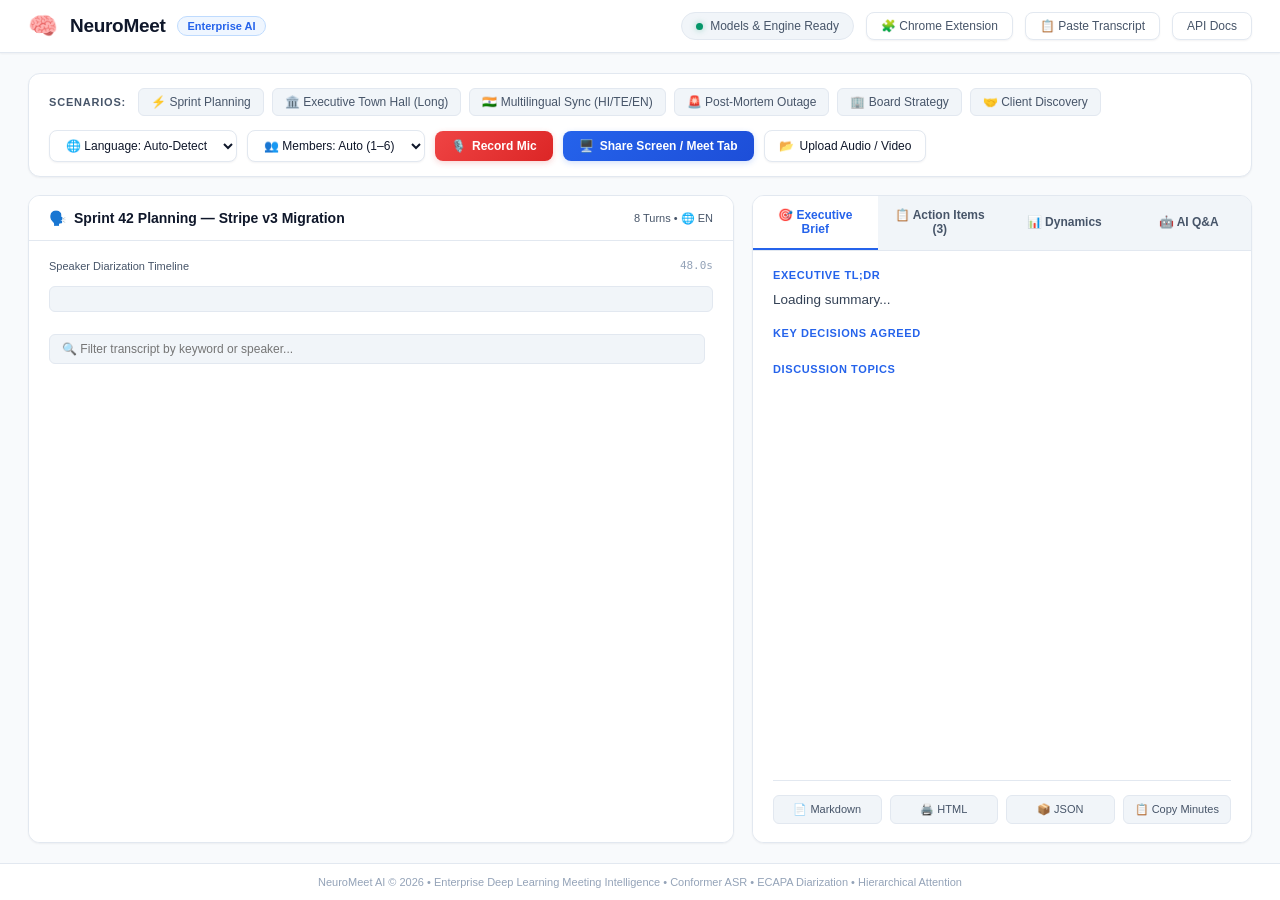
<file: web/index.html>
<!DOCTYPE html>
<html lang="en">
<head>
  <meta charset="UTF-8">
  <meta name="viewport" content="width=device-width, initial-scale=1.0">
  <title>NeuroMeet AI — Enterprise Meeting Intelligence</title>
  <link rel="icon" href="data:image/svg+xml,<svg xmlns='http://www.w3.org/2000/svg' viewBox='0 0 100 100'><text y='.9em' font-size='90'>🧠</text></svg>">
  <style>
    :root {
      --bg-body: #f8fafc;
      --bg-surface: #ffffff;
      --bg-muted: #f1f5f9;
      --bg-card-hover: #f8fafc;
      --border-subtle: #e2e8f0;
      --border-strong: #cbd5e1;
      --border-focus: #2563eb;
      --text-main: #0f172a;
      --text-muted: #475569;
      --text-dim: #94a3b8;
      --accent-blue: #2563eb;
      --accent-indigo: #4f46e5;
      --accent-emerald: #059669;
      --accent-amber: #d97706;
      --accent-rose: #e11d48;
      --spk-0: #1d4ed8;
      --spk-1: #7e22ce;
      --spk-2: #047857;
      --spk-3: #b45309;
      --spk-4: #be185d;
      --spk-5: #0e7490;
      --shadow-sm: 0 1px 2px 0 rgba(15, 23, 42, 0.05);
      --shadow-md: 0 4px 6px -1px rgba(15, 23, 42, 0.07), 0 2px 4px -2px rgba(15, 23, 42, 0.04);
      --shadow-lg: 0 10px 15px -3px rgba(15, 23, 42, 0.08), 0 4px 6px -4px rgba(15, 23, 42, 0.04);
    }
    * { box-sizing: border-box; margin: 0; padding: 0; font-family: -apple-system, BlinkMacSystemFont, "Segoe UI", Roboto, "Inter", sans-serif; }
    body { background: var(--bg-body); color: var(--text-main); min-height: 100vh; display: flex; flex-direction: column; overflow-x: hidden; }

    /* Header */
    header { background: rgba(255, 255, 255, 0.96); backdrop-filter: blur(12px); border-bottom: 1px solid var(--border-subtle); padding: 12px 28px; display: flex; justify-content: space-between; align-items: center; position: sticky; top: 0; z-index: 50; box-shadow: var(--shadow-sm); }
    .logo-group { display: flex; align-items: center; gap: 12px; }
    .logo-icon { font-size: 24px; }
    .logo-title { font-size: 19px; font-weight: 700; letter-spacing: -0.3px; color: #0f172a; }
    .logo-badge { font-size: 11px; background: #eff6ff; color: var(--accent-blue); padding: 3px 9px; border-radius: 20px; border: 1px solid #bfdbfe; font-weight: 600; }
    .header-actions { display: flex; align-items: center; gap: 12px; }
    .status-pill { display: flex; align-items: center; gap: 7px; font-size: 12px; color: var(--text-muted); background: var(--bg-muted); padding: 6px 14px; border-radius: 20px; border: 1px solid var(--border-subtle); }
    .status-dot { width: 7px; height: 7px; border-radius: 50%; background: var(--accent-emerald); box-shadow: 0 0 6px rgba(5, 150, 105, 0.4); }
    .btn-nav { background: #ffffff; color: var(--text-muted); border: 1px solid var(--border-subtle); padding: 6px 14px; border-radius: 8px; font-size: 12px; font-weight: 500; cursor: pointer; transition: all 0.2s; text-decoration: none; display: flex; align-items: center; gap: 6px; box-shadow: var(--shadow-sm); }
    .btn-nav:hover { background: var(--bg-muted); color: var(--text-main); border-color: var(--border-strong); }

    /* Main Container */
    main { flex: 1; padding: 20px 28px; max-width: 1680px; margin: 0 auto; width: 100%; display: flex; flex-direction: column; gap: 18px; }

    /* Control Toolbar */
    .toolbar-card { background: var(--bg-surface); border: 1px solid var(--border-subtle); border-radius: 12px; padding: 14px 20px; display: flex; flex-wrap: wrap; justify-content: space-between; align-items: center; gap: 14px; box-shadow: var(--shadow-sm); }
    .scenario-picker { display: flex; align-items: center; gap: 8px; flex-wrap: wrap; }
    .scenario-label { font-size: 11px; color: var(--text-muted); font-weight: 700; text-transform: uppercase; letter-spacing: 0.8px; margin-right: 4px; }
    .btn-scenario { background: var(--bg-muted); color: var(--text-muted); border: 1px solid var(--border-subtle); padding: 6px 12px; border-radius: 6px; font-size: 12px; font-weight: 500; cursor: pointer; transition: all 0.15s; }
    .btn-scenario:hover, .btn-scenario.active { background: #eff6ff; border-color: var(--accent-blue); color: var(--accent-blue); font-weight: 600; }
    .action-controls { display: flex; align-items: center; gap: 10px; flex-wrap: wrap; }
    .select-control { background: #ffffff; color: var(--text-main); border: 1px solid var(--border-subtle); border-radius: 8px; padding: 7px 12px; font-size: 12px; outline: none; cursor: pointer; transition: 0.15s; font-weight: 500; box-shadow: var(--shadow-sm); }
    .select-control:focus { border-color: var(--accent-blue); }
    .btn-record { background: linear-gradient(135deg, #ef4444, #dc2626); color: white; border: none; padding: 8px 16px; border-radius: 8px; font-size: 12px; font-weight: 600; cursor: pointer; display: flex; align-items: center; gap: 6px; transition: 0.2s; box-shadow: 0 2px 6px rgba(220, 38, 38, 0.2); }
    .btn-record:hover { filter: brightness(1.08); }
    .btn-record.recording { animation: pulse-red 1.5s infinite; }
    @keyframes pulse-red { 0%, 100% { box-shadow: 0 0 0 0 rgba(239, 68, 68, 0.7); } 50% { box-shadow: 0 0 0 8px rgba(239, 68, 68, 0); } }
    .btn-screen { background: linear-gradient(135deg, #2563eb, #1d4ed8); color: white; border: none; padding: 8px 16px; border-radius: 8px; font-size: 12px; font-weight: 600; cursor: pointer; display: flex; align-items: center; gap: 6px; transition: 0.2s; box-shadow: 0 2px 6px rgba(37, 99, 235, 0.2); }
    .btn-screen:hover { filter: brightness(1.08); }
    .btn-upload { background: #ffffff; color: var(--text-main); border: 1px solid var(--border-subtle); padding: 8px 14px; border-radius: 8px; font-size: 12px; cursor: pointer; display: flex; align-items: center; gap: 6px; transition: 0.2s; font-weight: 500; box-shadow: var(--shadow-sm); }
    .btn-upload:hover { border-color: var(--accent-blue); color: var(--accent-blue); }

    /* Audio Visualizer & Waveform */
    #visualizer-panel { display: none; background: #ffffff; border: 1px solid var(--border-subtle); border-radius: 10px; padding: 12px 18px; align-items: center; gap: 16px; box-shadow: var(--shadow-sm); }
    #waveCanvas { flex: 1; height: 42px; background: var(--bg-muted); border-radius: 6px; border: 1px solid var(--border-subtle); }
    .timer-badge { font-family: monospace; font-size: 15px; font-weight: bold; color: var(--accent-rose); min-width: 50px; }

    /* 2-Column Responsive Dashboard */
    .dashboard-grid { display: grid; grid-template-columns: 1fr 500px; gap: 18px; flex: 1; min-height: 600px; }
    @media (max-width: 1200px) { .dashboard-grid { grid-template-columns: 1fr; } }

    /* Card Containers */
    .card { background: var(--bg-surface); border: 1px solid var(--border-subtle); border-radius: 12px; overflow: hidden; display: flex; flex-direction: column; box-shadow: var(--shadow-sm); }
    .card-header { padding: 14px 20px; border-bottom: 1px solid var(--border-subtle); display: flex; justify-content: space-between; align-items: center; background: #ffffff; }
    .card-title { font-size: 14px; font-weight: 700; display: flex; align-items: center; gap: 8px; color: var(--text-main); }
    .card-body { padding: 18px 20px; flex: 1; overflow-y: auto; display: flex; flex-direction: column; gap: 14px; background: #ffffff; }

    /* Diarization Bar */
    .diarization-bar { display: flex; height: 26px; border-radius: 6px; overflow: hidden; background: var(--bg-muted); border: 1px solid var(--border-subtle); }
    .diar-segment { height: 100%; transition: opacity 0.2s; cursor: pointer; }
    .diar-segment:hover { opacity: 0.8; }
    .timeline-legend { display: flex; gap: 12px; flex-wrap: wrap; font-size: 11px; margin-top: -6px; }
    .legend-item { display: flex; align-items: center; gap: 6px; color: var(--text-muted); font-weight: 500; }
    .legend-color { width: 10px; height: 10px; border-radius: 2px; }

    /* Search & Filter Toolbar for Long Transcripts */
    .transcript-toolbar { display: flex; gap: 8px; align-items: center; }
    .transcript-search { flex: 1; background: var(--bg-muted); border: 1px solid var(--border-subtle); border-radius: 6px; padding: 7px 12px; font-size: 12px; color: var(--text-main); outline: none; transition: 0.15s; }
    .transcript-search:focus { border-color: var(--accent-blue); background: #ffffff; }
    .search-counter { font-size: 11px; color: var(--text-dim); }

    /* Transcript Scroll Feed */
    .transcript-feed { display: flex; flex-direction: column; gap: 10px; max-height: 520px; overflow-y: auto; padding-right: 4px; }
    .turn-card { background: #ffffff; border: 1px solid var(--border-subtle); border-radius: 8px; padding: 12px 14px; transition: all 0.15s; box-shadow: var(--shadow-sm); }
    .turn-card:hover { border-color: var(--accent-blue); background: #f8fafc; }
    .turn-header { display: flex; justify-content: space-between; align-items: center; margin-bottom: 6px; }
    .turn-speaker { font-weight: 600; font-size: 12px; display: flex; align-items: center; gap: 6px; }
    .speaker-dot { width: 8px; height: 8px; border-radius: 50%; }
    .turn-meta { font-size: 10px; color: var(--text-dim); display: flex; align-items: center; gap: 8px; font-family: monospace; }
    .turn-text { font-size: 13.5px; color: #334155; line-height: 1.5; }
    .turn-tag { font-size: 9px; padding: 2px 6px; border-radius: 4px; font-weight: 700; letter-spacing: 0.3px; }
    .tag-hi { background: #fff7ed; color: #c2410c; border: 1px solid #fed7aa; }
    .tag-te { background: #faf5ff; color: #7e22ce; border: 1px solid #e9d5ff; }
    .tag-en { background: #eff6ff; color: #1d4ed8; border: 1px solid #bfdbfe; }
    .translation-box { margin-top: 6px; padding: 6px 10px; background: #f8fafc; border-left: 3px solid var(--accent-indigo); border-radius: 4px; font-size: 12px; color: #475569; line-height: 1.4; }

    /* Right Column: Tabbed Intelligence Panel */
    .tabs-header { display: flex; background: var(--bg-muted); border-bottom: 1px solid var(--border-subtle); }
    .tab-btn { flex: 1; padding: 12px 10px; background: transparent; border: none; color: var(--text-muted); font-size: 12px; font-weight: 600; cursor: pointer; border-bottom: 2px solid transparent; transition: all 0.15s; text-align: center; }
    .tab-btn.active { color: var(--accent-blue); border-bottom-color: var(--accent-blue); background: #ffffff; font-weight: 700; }

    /* Executive Brief Tab */
    .summary-section { margin-bottom: 16px; }
    .summary-heading { font-size: 11px; font-weight: 700; color: var(--accent-blue); text-transform: uppercase; margin-bottom: 8px; letter-spacing: 0.6px; display: flex; justify-content: space-between; align-items: center; }
    .summary-text { font-size: 13.5px; color: #334155; line-height: 1.6; }
    .decisions-list { display: flex; flex-direction: column; gap: 7px; }
    .decision-item { background: #eff6ff; border-left: 3px solid var(--accent-blue); padding: 9px 12px; font-size: 12.5px; border-radius: 0 6px 6px 0; color: #1e3a8a; line-height: 1.4; font-weight: 500; }
    .topic-badges { display: flex; flex-wrap: wrap; gap: 6px; }
    .topic-pill { background: var(--bg-muted); border: 1px solid var(--border-subtle); padding: 4px 9px; border-radius: 20px; font-size: 11.5px; color: var(--text-muted); font-weight: 500; }

    /* Long Meeting Chapters Breakdown */
    .chapters-list { display: flex; flex-direction: column; gap: 8px; }
    .chapter-card { background: #f8fafc; border: 1px solid var(--border-subtle); border-radius: 6px; padding: 10px 12px; transition: 0.15s; cursor: pointer; }
    .chapter-card:hover { border-color: var(--accent-blue); background: #eff6ff; }
    .chapter-title { font-size: 12px; font-weight: 700; color: #0f172a; display: flex; justify-content: space-between; align-items: center; }
    .chapter-summary { font-size: 12px; color: var(--text-muted); margin-top: 4px; line-height: 1.4; }

    /* Action Items Tab */
    .actions-list { display: flex; flex-direction: column; gap: 9px; }
    .action-row { background: #ffffff; border: 1px solid var(--border-subtle); border-radius: 8px; padding: 12px 14px; display: flex; flex-direction: column; gap: 7px; transition: 0.15s; box-shadow: var(--shadow-sm); }
    .action-row:hover { border-color: var(--border-strong); background: #f8fafc; }
    .action-top { display: flex; justify-content: space-between; align-items: flex-start; gap: 8px; }
    .action-checkbox-group { display: flex; align-items: flex-start; gap: 9px; flex: 1; }
    .action-task { font-size: 13px; font-weight: 600; color: #0f172a; line-height: 1.4; }
    .action-meta { display: flex; gap: 12px; font-size: 11px; color: var(--text-muted); font-weight: 500; }
    .prio-badge { padding: 2px 6px; border-radius: 4px; font-size: 10px; font-weight: 700; text-transform: uppercase; }
    .prio-urgent { background: #ffe4e6; color: #be123c; border: 1px solid #fecdd3; }
    .prio-high { background: #fef3c7; color: #b45309; border: 1px solid #fde68a; }
    .prio-medium { background: #eff6ff; color: #1d4ed8; border: 1px solid #bfdbfe; }
    .prio-low { background: #d1fae5; color: #047857; border: 1px solid #a7f3d0; }

    /* Health & Analytics Tab */
    .health-score-card { background: linear-gradient(135deg, #eff6ff, #f5f3ff); border: 1px solid #bfdbfe; border-radius: 10px; padding: 16px; display: flex; align-items: center; justify-content: space-between; margin-bottom: 16px; }
    .score-circle { width: 62px; height: 62px; border-radius: 50%; border: 3px solid var(--accent-blue); background: #ffffff; display: flex; flex-direction: column; align-items: center; justify-content: center; font-weight: 800; font-size: 20px; color: var(--accent-blue); box-shadow: var(--shadow-sm); }
    .score-label { font-size: 8px; color: var(--text-muted); font-weight: 700; }
    .talktime-bars { display: flex; flex-direction: column; gap: 8px; margin-top: 8px; }
    .talktime-row { display: flex; align-items: center; gap: 10px; font-size: 12px; }
    .talktime-name { width: 110px; white-space: nowrap; overflow: hidden; text-overflow: ellipsis; color: var(--text-muted); font-weight: 500; }
    .talktime-bar-bg { flex: 1; height: 8px; background: var(--bg-muted); border-radius: 4px; overflow: hidden; }
    .talktime-bar-fill { height: 100%; border-radius: 4px; }
    .talktime-pct { width: 36px; text-align: right; font-weight: 600; color: #0f172a; font-size: 11px; }

    /* AI Q&A Tab */
    .qa-quick-chips { display: flex; gap: 6px; flex-wrap: wrap; margin-bottom: 12px; }
    .qa-chip { background: var(--bg-muted); border: 1px solid var(--border-subtle); color: var(--text-muted); padding: 4px 10px; border-radius: 14px; font-size: 11px; cursor: pointer; transition: 0.15s; font-weight: 500; }
    .qa-chip:hover { border-color: var(--accent-indigo); color: var(--accent-indigo); background: #f5f3ff; }
    .qa-input-group { display: flex; gap: 8px; margin-bottom: 12px; }
    .qa-input { flex: 1; background: #ffffff; border: 1px solid var(--border-subtle); border-radius: 8px; padding: 9px 12px; color: var(--text-main); font-size: 12.5px; outline: none; transition: 0.15s; }
    .qa-input:focus { border-color: var(--accent-indigo); }
    .btn-qa { background: var(--accent-indigo); color: white; border: none; padding: 0 16px; border-radius: 8px; font-size: 12px; font-weight: 600; cursor: pointer; }
    .btn-qa:hover { filter: brightness(1.08); }
    .qa-result-card { display: none; background: #f8fafc; border: 1px solid #c7d2fe; border-radius: 8px; padding: 14px; font-size: 12.5px; }
    .qa-answer { color: #1e1b4b; margin-bottom: 8px; line-height: 1.5; font-weight: 500; }
    .qa-citation { font-size: 11px; color: var(--text-muted); border-left: 2px solid var(--accent-indigo); padding-left: 8px; }

    /* Export Bar */
    .export-bar { display: flex; gap: 8px; margin-top: auto; padding-top: 14px; border-top: 1px solid var(--border-subtle); }
    .btn-export { flex: 1; background: var(--bg-muted); color: var(--text-muted); border: 1px solid var(--border-subtle); padding: 7px; border-radius: 6px; font-size: 11px; font-weight: 500; cursor: pointer; text-align: center; transition: 0.15s; }
    .btn-export:hover { background: #ffffff; color: var(--text-main); border-color: var(--border-strong); }

    /* Floating Toast Notification */
    #toast-notification { position: fixed; bottom: 24px; right: 24px; background: #0f172a; border: 1px solid #334155; color: #ffffff; padding: 10px 18px; border-radius: 8px; font-size: 12px; font-weight: 500; z-index: 1000; box-shadow: var(--shadow-lg); display: none; align-items: center; gap: 8px; animation: slide-in 0.2s ease-out; }
    @keyframes slide-in { from { transform: translateY(12px); opacity: 0; } to { transform: translateY(0); opacity: 1; } }

    /* Modal / Paste transcript */
    #transcriptModal { display: none; position: fixed; inset: 0; background: rgba(15, 23, 42, 0.4); backdrop-filter: blur(4px); z-index: 100; align-items: center; justify-content: center; }
    .modal-content { background: #ffffff; border: 1px solid var(--border-subtle); border-radius: 12px; width: 90%; max-width: 620px; padding: 22px; display: flex; flex-direction: column; gap: 12px; box-shadow: var(--shadow-lg); }
    .modal-textarea { width: 100%; height: 210px; background: var(--bg-muted); border: 1px solid var(--border-subtle); border-radius: 8px; padding: 12px; color: var(--text-main); font-size: 12.5px; resize: vertical; outline: none; font-family: monospace; }
    .modal-textarea:focus { border-color: var(--accent-blue); background: #ffffff; }

    /* Footer */
    footer { border-top: 1px solid var(--border-subtle); padding: 12px 28px; text-align: center; font-size: 11px; color: var(--text-dim); background: #ffffff; }
  </style>
</head>
<body>

  <!-- Header -->
  <header>
    <div class="logo-group">
      <span class="logo-icon">🧠</span>
      <div>
        <span class="logo-title">NeuroMeet</span>
      </div>
      <span class="logo-badge">Enterprise AI</span>
    </div>
    <div class="header-actions">
      <div class="status-pill">
        <div class="status-dot"></div>
        <span id="systemStatus">Models & Engine Ready</span>
      </div>
      <a href="/static/neuromeet-chrome-extension-v1.0.0.zip" download class="btn-nav" title="Download Chrome Extension for Meet / Zoom / Teams">🧩 Chrome Extension</a>
      <button class="btn-nav" onclick="openTranscriptModal()">📋 Paste Transcript</button>
      <a href="/docs" target="_blank" class="btn-nav">API Docs</a>
    </div>
  </header>

  <!-- Main Content -->
  <main>
    <!-- Scenario & Recording Toolbar -->
    <div class="toolbar-card">
      <div class="scenario-picker">
        <span class="scenario-label">Scenarios:</span>
        <button class="btn-scenario active" onclick="loadScenario('sprint_planning')">⚡ Sprint Planning</button>
        <button class="btn-scenario" onclick="loadScenario('long_executive_townhall')">🏛️ Executive Town Hall (Long)</button>
        <button class="btn-scenario" onclick="loadScenario('multilingual_india_sync')">🇮🇳 Multilingual Sync (HI/TE/EN)</button>
        <button class="btn-scenario" onclick="loadScenario('tech_postmortem')">🚨 Post-Mortem Outage</button>
        <button class="btn-scenario" onclick="loadScenario('board_strategy')">🏢 Board Strategy</button>
        <button class="btn-scenario" onclick="loadScenario('client_discovery')">🤝 Client Discovery</button>
      </div>
      <div class="action-controls">
        <select id="meetingLanguageSelect" class="select-control" title="Speech Recognition & Translation Target Language">
          <option value="auto">🌐 Language: Auto-Detect</option>
          <option value="en">🇬🇧 English</option>
          <option value="hi">🇮🇳 Hindi (हिन्दी)</option>
          <option value="te">🇮🇳 Telugu (తెలుగు)</option>
        </select>
        <select id="meetingSpeakersSelect" class="select-control" title="Target Members / Speakers">
          <option value="auto">👥 Members: Auto (1–6)</option>
          <option value="2">2 Members</option>
          <option value="3">3 Members</option>
          <option value="4">4 Members</option>
          <option value="5">5 Members</option>
          <option value="6">6 Members</option>
        </select>
        <button id="recordBtn" class="btn-record" onclick="toggleRecording()">
          <span>🎙️</span> <span id="recordBtnText">Record Mic</span>
        </button>
        <button id="screenShareBtn" class="btn-screen" onclick="toggleScreenShare()">
          <span>🖥️</span> <span id="screenShareBtnText">Share Screen / Meet Tab</span>
        </button>
        <label class="btn-upload">
          <span>📂</span> Upload Audio / Video
          <input type="file" id="audioUploadInput" accept="audio/*,video/*,.mp4,.mkv,.webm,.mov,.avi,.wav,.mp3,.m4a,.ogg" style="display:none;" onchange="handleAudioUpload(event)">
        </label>
      </div>
    </div>

    <!-- Live Audio Visualizer -->
    <div id="visualizer-panel">
      <span class="timer-badge" id="recordTimer">00:00</span>
      <canvas id="waveCanvas"></canvas>
      <span style="font-size: 11px; color: var(--text-muted);">Real-time speech stream processing via Web Audio API & VAD...</span>
    </div>

    <!-- Dashboard 2-Column Grid -->
    <div class="dashboard-grid">
      <!-- Left Column: Diarization & Transcript Feed -->
      <div class="card">
        <div class="card-header">
          <div class="card-title">
            <span>🗣️</span>
            <span id="meetingTitle">Sprint 42 Planning — Stripe v3 Migration</span>
          </div>
          <span style="font-size: 11px; color: var(--text-muted); font-weight: 500;" id="turnCountBadge">8 Turns • 🌐 EN</span>
        </div>
        <div class="card-body">
          <!-- Diarization Timeline Bar -->
          <div style="font-size: 11px; color: var(--text-muted); display:flex; justify-content:space-between; align-items:center;">
            <span>Speaker Diarization Timeline</span>
            <span id="totalDurLabel" style="font-family:monospace; color:var(--text-dim);">48.0s</span>
          </div>
          <div class="diarization-bar" id="diarizationTimeline"></div>
          <div class="timeline-legend" id="timelineLegend"></div>

          <!-- Transcript Instant Search Bar -->
          <div class="transcript-toolbar">
            <input type="text" id="transcriptSearch" class="transcript-search" placeholder="🔍 Filter transcript by keyword or speaker..." oninput="filterTranscript(this.value)">
            <span class="search-counter" id="searchCount"></span>
          </div>

          <!-- Transcript Scroll Feed -->
          <div class="transcript-feed" id="transcriptFeed"></div>
        </div>
      </div>

      <!-- Right Column: Tabs (Brief, Action Items, Analytics, Q&A) -->
      <div class="card">
        <div class="tabs-header">
          <button class="tab-btn active" onclick="switchTab('summary')">🎯 Executive Brief</button>
          <button class="tab-btn" onclick="switchTab('actions')">📋 Action Items (<span id="actionBadge">3</span>)</button>
          <button class="tab-btn" onclick="switchTab('analytics')">📊 Dynamics</button>
          <button class="tab-btn" onclick="switchTab('qa')">🤖 AI Q&A</button>
        </div>
        <div class="card-body">

          <!-- Tab 1: Summary & Chapters -->
          <div id="tab-summary">
            <div class="summary-section">
              <div class="summary-heading">Executive TL;DR</div>
              <p class="summary-text" id="execSummaryText">Loading summary...</p>
            </div>

            <!-- Structured Chapters Breakdown -->
            <div class="summary-section" id="chaptersSection" style="display:none;">
              <div class="summary-heading">Agenda Chapters & Phases</div>
              <div class="chapters-list" id="chaptersList"></div>
            </div>

            <div class="summary-section">
              <div class="summary-heading">Key Decisions Agreed</div>
              <div class="decisions-list" id="decisionsList"></div>
            </div>

            <div class="summary-section">
              <div class="summary-heading">Discussion Topics</div>
              <div class="topic-badges" id="topicsList"></div>
            </div>
          </div>

          <!-- Tab 2: Action Items -->
          <div id="tab-actions" style="display: none;">
            <div style="display:flex; justify-content:space-between; align-items:center; margin-bottom:12px;">
              <span style="font-size:11px; color:var(--text-muted); font-weight:600; text-transform:uppercase;">Extracted Commitments</span>
              <button class="btn-nav" style="font-size:11px; padding:4px 8px;" onclick="copyActionItems()">📋 Copy Tasks</button>
            </div>
            <div class="actions-list" id="actionItemsList"></div>
          </div>

          <!-- Tab 3: Analytics & Health -->
          <div id="tab-analytics" style="display: none;">
            <div class="health-score-card">
              <div>
                <div style="font-size: 11px; color: var(--accent-blue); font-weight: bold; letter-spacing:0.5px;">MEETING HEALTH SCORE</div>
                <div id="healthCategory" style="font-size: 14px; font-weight: 700; color: #0f172a; margin: 3px 0;">Highly Productive</div>
                <div id="healthSubscores" style="font-size: 11px; color: var(--text-muted);">Participation: 22/25 | Actionability: 32/35</div>
              </div>
              <div class="score-circle">
                <span id="healthScoreNum">94</span>
                <span class="score-label" id="healthGrade">GRADE A+</span>
              </div>
            </div>

            <div class="summary-section">
              <div class="summary-heading">Talk-Time Distribution</div>
              <div class="talktime-bars" id="talktimeBars"></div>
            </div>

            <div class="summary-section">
              <div class="summary-heading">AI Coach Recommendations</div>
              <ul id="coachRecs" style="font-size: 12.5px; color: #334155; padding-left: 18px; line-height: 1.5;"></ul>
            </div>
          </div>

          <!-- Tab 4: AI Meeting Q&A Assistant -->
          <div id="tab-qa" style="display: none;">
            <div style="font-size: 11px; color: var(--text-muted); margin-bottom: 8px;">Ask anything about the meeting:</div>
            <div class="qa-quick-chips">
              <span class="qa-chip" onclick="setAndAsk('What decisions were agreed upon?')">What decisions were made?</span>
              <span class="qa-chip" onclick="setAndAsk('Who has action items and what are their deadlines?')">Who has action items?</span>
              <span class="qa-chip" onclick="setAndAsk('What was the main topic discussed?')">Main topic discussed</span>
            </div>
            <div class="qa-input-group">
              <input type="text" id="qaInput" class="qa-input" placeholder="Ask a question..." onkeydown="if(event.key==='Enter')askQuestion()">
              <button class="btn-qa" onclick="askQuestion()">Ask</button>
            </div>
            <div id="qaResult" class="qa-result-card">
              <div id="qaAnswer" class="qa-answer"></div>
              <div id="qaCitation" class="qa-citation"></div>
            </div>
          </div>

          <!-- Export Actions -->
          <div class="export-bar">
            <button class="btn-export" onclick="exportData('markdown')">📄 Markdown</button>
            <button class="btn-export" onclick="exportData('html')">🖨️ HTML</button>
            <button class="btn-export" onclick="exportData('json')">📦 JSON</button>
            <button class="btn-export" onclick="copyFormattedMinutes()">📋 Copy Minutes</button>
          </div>
        </div>
      </div>
    </div>
  </main>

  <!-- Modal: Paste Transcript -->
  <div id="transcriptModal">
    <div class="modal-content">
      <div style="display:flex; justify-content:space-between; align-items:center;">
        <h3 style="font-size:15px; font-weight:700;">Paste Meeting Transcript</h3>
        <button style="background:none; border:none; color:var(--text-muted); cursor:pointer; font-size:18px;" onclick="closeTranscriptModal()">&times;</button>
      </div>
      <input type="text" id="customTitleInput" class="qa-input" placeholder="Meeting Title (e.g., Extended Q4 Strategy Review)">
      <textarea id="customTranscriptInput" class="modal-textarea" placeholder="Paste dialogue turns here:
Sarah: We decided to expand cloud budget by 25% for OpenSearch.
Marcus: I will deploy the connection limits by next Tuesday.
Elena: I'll handle the customer onboarding survey by tomorrow afternoon."></textarea>
      <div style="display:flex; justify-content:flex-end; gap:8px;">
        <button class="btn-nav" onclick="closeTranscriptModal()">Cancel</button>
        <button class="btn-record" style="background:var(--accent-blue);" onclick="submitCustomTranscript()">Analyze</button>
      </div>
    </div>
  </div>

  <!-- Toast Notification -->
  <div id="toast-notification">
    <span>✅</span>
    <span id="toast-text">Action completed</span>
  </div>

  <!-- Footer -->
  <footer>
    NeuroMeet AI &copy; 2026 &bull; Enterprise Deep Learning Meeting Intelligence &bull; Conformer ASR &bull; ECAPA Diarization &bull; Hierarchical Attention
  </footer>

  <!-- Script Logic -->
  <script>
    let currentMeetingData = null;
    let isRecording = false;
    let mediaRecorder = null;
    let audioChunks = [];
    let audioContext = null;
    let analyser = null;
    let animationId = null;
    let recordStartTime = 0;
    let timerInterval = null;

    // High-contrast executive palette for light background
    const speakerColors = ["#1d4ed8", "#7e22ce", "#047857", "#b45309", "#be185d", "#0e7490"];

    window.addEventListener("DOMContentLoaded", () => {
      loadScenario('sprint_planning');
    });

    function showToast(msg) {
      const toast = document.getElementById("toast-notification");
      document.getElementById("toast-text").innerText = msg;
      toast.style.display = "flex";
      setTimeout(() => { toast.style.display = "none"; }, 2500);
    }

    async function loadScenario(id) {
      document.querySelectorAll(".btn-scenario").forEach(b => b.classList.remove("active"));
      event?.target?.classList.add("active");

      try {
        const res = await fetch(`/api/v1/meetings/sample/${id}`);
        if (!res.ok) {
          const errData = await res.json().catch(() => ({}));
          throw new Error(errData.detail || "Failed to load scenario " + id);
        }
        const data = await res.json();
        renderMeeting(data);
      } catch (err) {
        console.error("API Error loading scenario:", err);
        alert("Scenario loading failed: " + err.message);
      }
    }

    function renderMeeting(data) {
      currentMeetingData = data;

      // 1. Title & Meta
      document.getElementById("meetingTitle").innerText = data.title;
      const langs = (data.detected_languages && data.detected_languages.length) ? data.detected_languages.join(", ").toUpperCase() : "EN";
      document.getElementById("turnCountBadge").innerText = `${data.turns.length} Turns • 🌐 ${langs}`;
      document.getElementById("totalDurLabel").innerText = `${data.total_duration_sec}s`;
      document.getElementById("actionBadge").innerText = data.action_items.length;

      // 2. Diarization Timeline
      renderDiarization(data.turns);

      // 3. Transcript Feed
      renderTranscript(data.turns);

      // 4. Executive Summary
      const m = data.minutes;
      document.getElementById("execSummaryText").innerText = m.executive_summary || "No executive summary available.";

      // Chapters Section (for long meetings)
      const chapSec = document.getElementById("chaptersSection");
      const chapList = document.getElementById("chaptersList");
      if (m.chapters && m.chapters.length > 1) {
        chapSec.style.display = "block";
        chapList.innerHTML = m.chapters.map((ch, idx) => `
          <div class="chapter-card" onclick="highlightTurn(${ch.start_turn})">
            <div class="chapter-title">
              <span>${ch.title}</span>
              <span style="font-size:10px; color:var(--accent-blue); font-family:monospace;">Turns ${ch.start_turn + 1}–${ch.end_turn + 1}</span>
            </div>
            <div class="chapter-summary">${ch.summary}</div>
          </div>
        `).join("");
      } else {
        chapSec.style.display = "none";
      }

      const decList = document.getElementById("decisionsList");
      decList.innerHTML = (m.key_decisions && m.key_decisions.length)
        ? m.key_decisions.map(d => `<div class="decision-item">📌 ${d}</div>`).join("")
        : '<div style="font-size:12px; color:var(--text-dim);">No key decisions logged.</div>';

      const topList = document.getElementById("topicsList");
      topList.innerHTML = (m.discussion_topics && m.discussion_topics.length)
        ? m.discussion_topics.map(t => `<span class="topic-pill">🏷️ ${t}</span>`).join("")
        : '<span style="font-size:12px; color:var(--text-dim);">None</span>';

      // 5. Action Items
      const actList = document.getElementById("actionItemsList");
      actList.innerHTML = data.action_items.map(a => `
        <div class="action-row">
          <div class="action-top">
            <div class="action-checkbox-group">
              <input type="checkbox" style="margin-top:2px; cursor:pointer;">
              <span class="action-task">${a.task}</span>
            </div>
            <span class="prio-badge prio-${a.priority.toLowerCase()}">${a.priority}</span>
          </div>
          <div class="action-meta">
            <span>👤 <strong>${a.assignee}</strong></span>
            <span>📅 Due: ${a.deadline}</span>
          </div>
        </div>
      `).join("");

      // 6. Health & Analytics
      const h = data.health;
      document.getElementById("healthScoreNum").innerText = h.overall_score;
      document.getElementById("healthGrade").innerText = `GRADE ${h.grade}`;
      document.getElementById("healthCategory").innerText = h.category;
      document.getElementById("healthSubscores").innerText = `Participation: ${h.participation_subscore}/25 | Actionability: ${h.actionability_subscore}/35 | Sentiment: ${h.sentiment_subscore}/25`;

      const recs = document.getElementById("coachRecs");
      recs.innerHTML = h.recommendations.map(r => `<li>${r}</li>`).join("");

      // Talk time distribution bars
      const part = data.participation;
      const bars = document.getElementById("talktimeBars");
      bars.innerHTML = Object.entries(part.talk_time_percentages).map(([spk, pct], i) => `
        <div class="talktime-row">
          <span class="talktime-name" title="${spk}">${spk}</span>
          <div class="talktime-bar-bg">
            <div class="talktime-bar-fill" style="width: ${pct}%; background: ${speakerColors[i % speakerColors.length]};"></div>
          </div>
          <span class="talktime-pct">${pct}%</span>
        </div>
      `).join("");
    }

    function renderDiarization(turns) {
      const container = document.getElementById("diarizationTimeline");
      const legend = document.getElementById("timelineLegend");
      container.innerHTML = "";
      legend.innerHTML = "";

      const uniqueSpeakers = [...new Set(turns.map(t => t.speaker))];
      const spkColorMap = {};
      uniqueSpeakers.forEach((spk, idx) => {
        spkColorMap[spk] = speakerColors[idx % speakerColors.length];
      });

      legend.innerHTML = uniqueSpeakers.map(spk => `
        <div class="legend-item">
          <div class="legend-color" style="background: ${spkColorMap[spk]}"></div>
          <span>${spk}</span>
        </div>
      `).join("");

      const totalDur = turns.reduce((acc, t) => acc + (t.duration_sec || 2.0), 0) || 1.0;
      turns.forEach((t, i) => {
        const dur = t.duration_sec || 2.0;
        const pct = (dur / totalDur) * 100.0;
        const color = spkColorMap[t.speaker] || "#2563eb";
        const div = document.createElement("div");
        div.className = "diar-segment";
        div.style.width = `${pct}%`;
        div.style.background = color;
        div.title = `${t.speaker}: ${dur.toFixed(1)}s`;
        div.onclick = () => highlightTurn(i);
        container.appendChild(div);
      });
    }

    function renderTranscript(turns) {
      const feed = document.getElementById("transcriptFeed");
      const uniqueSpeakers = [...new Set(turns.map(t => t.speaker))];
      const spkColorMap = {};
      uniqueSpeakers.forEach((spk, idx) => {
        spkColorMap[spk] = speakerColors[idx % speakerColors.length];
      });

      feed.innerHTML = turns.map((t, idx) => {
        const color = spkColorMap[t.speaker] || "#2563eb";
        const lang = t.language || "en";
        const langBadges = {
          "hi": '<span class="turn-tag tag-hi">HI</span>',
          "te": '<span class="turn-tag tag-te">TE</span>',
          "en": '<span class="turn-tag tag-en">EN</span>',
        };
        const langBadge = langBadges[lang] || `<span class="turn-tag tag-en">${lang.toUpperCase()}</span>`;
        const translationHtml = (t.translation && t.translation.trim() !== t.text.trim()) 
          ? `<div class="translation-box"><strong style="color:var(--accent-indigo);">Translation:</strong> ${t.translation}</div>` 
          : '';

        return `
          <div class="turn-card" id="turn-${idx}" data-speaker="${t.speaker.toLowerCase()}" data-text="${t.text.toLowerCase()}">
            <div class="turn-header">
              <div class="turn-speaker" style="color:${color}">
                <div class="speaker-dot" style="background:${color}"></div>
                <span>${t.speaker}</span>
                ${langBadge}
              </div>
              <div class="turn-meta">
                <span>#${idx + 1}</span>
                <span>${t.start_sec !== null && t.start_sec !== undefined ? t.start_sec.toFixed(1) + 's' : ''}</span>
              </div>
            </div>
            <div class="turn-text">${t.text}</div>
            ${translationHtml}
          </div>
        `;
      }).join("");
    }

    function filterTranscript(query) {
      const q = query.toLowerCase().trim();
      const cards = document.querySelectorAll(".turn-card");
      let visible = 0;
      cards.forEach(card => {
        const spk = card.getAttribute("data-speaker") || "";
        const txt = card.getAttribute("data-text") || "";
        if (!q || spk.includes(q) || txt.includes(q)) {
          card.style.display = "block";
          visible++;
        } else {
          card.style.display = "none";
        }
      });
      const counter = document.getElementById("searchCount");
      if (q) {
        counter.innerText = `${visible} matches`;
      } else {
        counter.innerText = "";
      }
    }

    function highlightTurn(idx) {
      const el = document.getElementById(`turn-${idx}`);
      if (el) {
        el.style.display = "block";
        el.scrollIntoView({ behavior: "smooth", block: "center" });
        el.style.borderColor = "var(--accent-blue)";
        el.style.background = "#eff6ff";
        setTimeout(() => {
          el.style.borderColor = "var(--border-subtle)";
          el.style.background = "#ffffff";
        }, 1500);
      }
    }

    function switchTab(name) {
      document.querySelectorAll(".tab-btn").forEach(b => b.classList.remove("active"));
      event.target.classList.add("active");
      document.getElementById("tab-summary").style.display = name === "summary" ? "block" : "none";
      document.getElementById("tab-actions").style.display = name === "actions" ? "block" : "none";
      document.getElementById("tab-analytics").style.display = name === "analytics" ? "block" : "none";
      document.getElementById("tab-qa").style.display = name === "qa" ? "block" : "none";
    }

    function setAndAsk(question) {
      document.getElementById("qaInput").value = question;
      askQuestion();
    }

    async function askQuestion() {
      const input = document.getElementById("qaInput");
      const query = input.value.trim();
      if (!query || !currentMeetingData) return;

      const resBox = document.getElementById("qaResult");
      const ansEl = document.getElementById("qaAnswer");
      const citEl = document.getElementById("qaCitation");
      resBox.style.display = "block";
      ansEl.innerText = "Analyzing meeting memory with Dense Retriever...";
      citEl.innerText = "";

      try {
        const res = await fetch("/api/v1/meetings/qa", {
          method: "POST",
          headers: { "Content-Type": "application/json" },
          body: JSON.stringify({ query: query, turns: currentMeetingData.turns }),
        });
        const data = await res.json();
        ansEl.innerText = data.answer;
        if (data.citations && data.citations.length > 0) {
          const c = data.citations[0];
          citEl.innerText = `Citation: Turn #${c.turn_index + 1} (${c.speaker}) — Relevance: ${(c.score * 100).toFixed(0)}%`;
        }
      } catch (e) {
        ansEl.innerText = "Error querying meeting memory.";
      }
    }

    // Live Recording
    async function toggleRecording() {
      const btn = document.getElementById("recordBtn");
      const text = document.getElementById("recordBtnText");
      const panel = document.getElementById("visualizer-panel");

      if (!isRecording) {
        try {
          const stream = await navigator.mediaDevices.getUserMedia({ audio: true });
          audioContext = new (window.AudioContext || window.webkitAudioContext)();
          const source = audioContext.createMediaStreamSource(stream);
          analyser = audioContext.createAnalyser();
          analyser.fftSize = 256;
          source.connect(analyser);

          mediaRecorder = new MediaRecorder(stream);
          audioChunks = [];
          mediaRecorder.ondataavailable = e => audioChunks.push(e.data);
          mediaRecorder.onstop = uploadRecordedAudio;
          mediaRecorder.start();

          isRecording = true;
          btn.classList.add("recording");
          text.innerText = "Stop Recording";
          panel.style.display = "flex";
          recordStartTime = Date.now();
          timerInterval = setInterval(updateTimer, 1000);
          drawWaveform();
        } catch (err) {
          alert("Microphone access denied or unsupported: " + err.message);
        }
      } else {
        isRecording = false;
        mediaRecorder.stop();
        btn.classList.remove("recording");
        text.innerText = "Record Mic";
        panel.style.display = "none";
        clearInterval(timerInterval);
        cancelAnimationFrame(animationId);
      }
    }

    function updateTimer() {
      const diff = Math.floor((Date.now() - recordStartTime) / 1000);
      const m = String(Math.floor(diff / 60)).padStart(2, "0");
      const s = String(diff % 60).padStart(2, "0");
      document.getElementById("recordTimer").innerText = `${m}:${s}`;
    }

    function drawWaveform() {
      if (!isRecording) return;
      const canvas = document.getElementById("waveCanvas");
      const ctx = canvas.getContext("2d");
      const bufferLen = analyser.frequencyBinCount;
      const dataArray = new Uint8Array(bufferLen);
      analyser.getByteTimeDomainData(dataArray);

      ctx.fillStyle = "#f1f5f9";
      ctx.fillRect(0, 0, canvas.width, canvas.height);
      ctx.lineWidth = 2;
      ctx.strokeStyle = "#2563eb";
      ctx.beginPath();

      const sliceWidth = canvas.width * 1.0 / bufferLen;
      let x = 0;
      for (let i = 0; i < bufferLen; i++) {
        const v = dataArray[i] / 128.0;
        const y = v * canvas.height / 2;
        if (i === 0) ctx.moveTo(x, y);
        else ctx.lineTo(x, y);
        x += sliceWidth;
      }
      ctx.lineTo(canvas.width, canvas.height / 2);
      ctx.stroke();
      animationId = requestAnimationFrame(drawWaveform);
    }

    async function uploadRecordedAudio() {
      const mime = mediaRecorder?.mimeType || "audio/webm";
      const ext = mime.includes("webm") ? "webm" : (mime.includes("ogg") ? "ogg" : "wav");
      const audioBlob = new Blob(audioChunks, { type: mime });
      const formData = new FormData();
      formData.append("file", audioBlob, `recording.${ext}`);
      formData.append("title", "Live Recorded Meeting Session");
      
      const selLang = document.getElementById("meetingLanguageSelect")?.value;
      if (selLang && selLang !== "auto") {
        formData.append("language", selLang);
      }
      const selSpeakers = document.getElementById("meetingSpeakersSelect")?.value;
      if (selSpeakers && selSpeakers !== "auto") {
        formData.append("num_speakers", parseInt(selSpeakers, 10));
      }

      document.getElementById("systemStatus").innerText = "Transcribing Live Audio...";
      try {
        const res = await fetch("/api/v1/meetings/process-audio", { method: "POST", body: formData });
        if (!res.ok) {
          const errData = await res.json().catch(() => ({}));
          throw new Error(errData.detail || `Server returned error status ${res.status}`);
        }
        const data = await res.json();
        renderMeeting(data);
        document.getElementById("systemStatus").innerText = "Audio Processed Successfully";
        showToast("Audio meeting processed successfully!");
      } catch (err) {
        document.getElementById("systemStatus").innerText = "Audio Processing Error";
        alert("Failed to analyze audio stream: " + err.message);
      }
    }

    async function handleAudioUpload(e) {
      const file = e.target.files[0];
      if (!file) return;
      const formData = new FormData();
      formData.append("file", file);
      formData.append("title", file.name);

      const selLang = document.getElementById("meetingLanguageSelect")?.value;
      if (selLang && selLang !== "auto") {
        formData.append("language", selLang);
      }
      const selSpeakers = document.getElementById("meetingSpeakersSelect")?.value;
      if (selSpeakers && selSpeakers !== "auto") {
        formData.append("num_speakers", parseInt(selSpeakers, 10));
      }

      document.getElementById("systemStatus").innerText = "Analyzing Uploaded Recording...";
      try {
        const res = await fetch("/api/v1/meetings/process-audio", { method: "POST", body: formData });
        if (!res.ok) {
          const errData = await res.json().catch(() => ({}));
          throw new Error(errData.detail || `Server returned error status ${res.status}`);
        }
        const data = await res.json();
        renderMeeting(data);
        document.getElementById("systemStatus").innerText = "Meeting Ready";
        showToast("Uploaded recording processed!");
      } catch (err) {
        document.getElementById("systemStatus").innerText = "Audio Processing Error";
        alert("Audio processing failed: " + err.message);
      }
    }

    function openTranscriptModal() { document.getElementById("transcriptModal").style.display = "flex"; }
    function closeTranscriptModal() { document.getElementById("transcriptModal").style.display = "none"; }

    async function submitCustomTranscript() {
      const title = document.getElementById("customTitleInput").value.trim() || "Custom Meeting Session";
      const text = document.getElementById("customTranscriptInput").value.trim();
      if (!text) return;
      closeTranscriptModal();

      document.getElementById("systemStatus").innerText = "Processing Meeting Intelligence...";
      try {
        const res = await fetch("/api/v1/meetings/process-transcript", {
          method: "POST",
          headers: { "Content-Type": "application/json" },
          body: JSON.stringify({ title, transcript: text }),
        });
        if (!res.ok) {
          const errData = await res.json().catch(() => ({}));
          throw new Error(errData.detail || `Server returned error status ${res.status}`);
        }
        const data = await res.json();
        renderMeeting(data);
        document.getElementById("systemStatus").innerText = "Meeting Ready";
        showToast("Transcript analyzed!");
      } catch (e) {
        document.getElementById("systemStatus").innerText = "Processing Error";
        alert("Error processing transcript: " + e.message);
      }
    }

    // Screen Share Meeting Capture
    let screenRecorder = null;
    let screenStream = null;
    let screenChunks = [];
    let isScreenRecording = false;

    async function toggleScreenShare() {
      const btn = document.getElementById("screenShareBtn");
      const text = document.getElementById("screenShareBtnText");
      const panel = document.getElementById("visualizer-panel");

      if (!isScreenRecording) {
        try {
          screenStream = await navigator.mediaDevices.getDisplayMedia({
            video: true,
            audio: { echoCancellation: true, noiseSuppression: true, sampleRate: 44100 }
          });

          screenChunks = [];
          const mime = MediaRecorder.isTypeSupported("video/webm;codecs=vp9,opus") 
            ? "video/webm;codecs=vp9,opus" 
            : (MediaRecorder.isTypeSupported("video/webm") ? "video/webm" : "");

          screenRecorder = new MediaRecorder(screenStream, mime ? { mimeType: mime } : {});
          screenRecorder.ondataavailable = e => { if (e.data.size > 0) screenChunks.push(e.data); };
          screenRecorder.onstop = uploadScreenRecording;

          screenStream.getVideoTracks()[0].onended = () => {
            if (isScreenRecording) toggleScreenShare();
          };

          screenRecorder.start(1000);
          isScreenRecording = true;
          btn.classList.add("recording");
          text.innerText = "Stop Screen Capture";
          panel.style.display = "flex";
          recordStartTime = Date.now();
          timerInterval = setInterval(updateTimer, 1000);
          document.getElementById("systemStatus").innerText = "Recording Meeting Call...";
        } catch (err) {
          console.warn("Screen share cancelled or unsupported:", err);
        }
      } else {
        isScreenRecording = false;
        if (screenRecorder && screenRecorder.state !== "inactive") screenRecorder.stop();
        if (screenStream) screenStream.getTracks().forEach(t => t.stop());
        btn.classList.remove("recording");
        text.innerText = "Share Screen / Meet Tab";
        panel.style.display = "none";
        clearInterval(timerInterval);
      }
    }

    async function uploadScreenRecording() {
      if (screenChunks.length === 0) return;
      const blob = new Blob(screenChunks, { type: "video/webm" });
      const formData = new FormData();
      formData.append("file", blob, "meeting_screen_capture.webm");
      formData.append("title", "Live Screen & Tab Meeting Session");
      
      const selLang = document.getElementById("meetingLanguageSelect")?.value;
      if (selLang && selLang !== "auto") {
        formData.append("language", selLang);
      }
      const selSpeakers = document.getElementById("meetingSpeakersSelect")?.value;
      if (selSpeakers && selSpeakers !== "auto") {
        formData.append("num_speakers", parseInt(selSpeakers, 10));
      }

      document.getElementById("systemStatus").innerText = "Transcribing Live Presentation Audio...";
      try {
        const res = await fetch("/api/v1/meetings/process-audio", { method: "POST", body: formData });
        if (!res.ok) {
          const errData = await res.json().catch(() => ({}));
          throw new Error(errData.detail || `Server returned error status ${res.status}`);
        }
        const data = await res.json();
        renderMeeting(data);
        document.getElementById("systemStatus").innerText = "Meeting Ready";
        showToast("Screen audio processed!");
      } catch (err) {
        document.getElementById("systemStatus").innerText = "Processing Error";
        alert("Failed to analyze screen capture audio: " + err.message);
      }
    }

    function copyActionItems() {
      if (!currentMeetingData?.action_items?.length) return;
      const lines = currentMeetingData.action_items.map(a => `- [ ] **${a.task}** (Owner: ${a.assignee}, Due: ${a.deadline}, Priority: ${a.priority.toUpperCase()})`);
      navigator.clipboard.writeText(lines.join("\n")).then(() => {
        showToast("Action items copied as markdown checklist!");
      });
    }

    function copyFormattedMinutes() {
      if (!currentMeetingData) return;
      const m = currentMeetingData;
      let text = `# ${m.title}\n\n`;
      text += `## Executive Summary\n${m.minutes?.executive_summary || ""}\n\n`;
      if (m.minutes?.chapters?.length > 1) {
        text += `## Agenda Phases & Chapters\n`;
        m.minutes.chapters.forEach(c => {
          text += `### ${c.title} (Turns ${c.start_turn + 1}–${c.end_turn + 1})\n${c.summary}\n\n`;
        });
      }
      if (m.minutes?.key_decisions?.length) {
        text += `## Key Decisions\n` + m.minutes.key_decisions.map(d => `- 📌 ${d}`).join("\n") + "\n\n";
      }
      if (m.action_items?.length) {
        text += `## Action Items\n` + m.action_items.map(a => `- [ ] **${a.task}** (Assignee: ${a.assignee}, Due: ${a.deadline}, Priority: ${a.priority.toUpperCase()})`).join("\n") + "\n\n";
      }
      navigator.clipboard.writeText(text).then(() => {
        showToast("Meeting minutes copied to clipboard!");
      }).catch(err => {
        alert("Could not copy to clipboard: " + err);
      });
    }

    async function exportData(format) {
      if (!currentMeetingData) return;
      try {
        const res = await fetch("/api/v1/meetings/export", {
          method: "POST",
          headers: { "Content-Type": "application/json" },
          body: JSON.stringify({ meeting_data: currentMeetingData, format: format }),
        });
        const data = await res.json();
        const blob = new Blob([data.content], { type: format === "html" ? "text/html" : "text/plain" });
        const url = URL.createObjectURL(blob);
        const a = document.createElement("a");
        a.href = url;
        a.download = data.filename;
        a.click();
        showToast(`Exported as ${format.toUpperCase()}`);
      } catch (e) {
        alert("Export failed: " + e.message);
      }
    }
  </script>
</body>
</html>
</file>
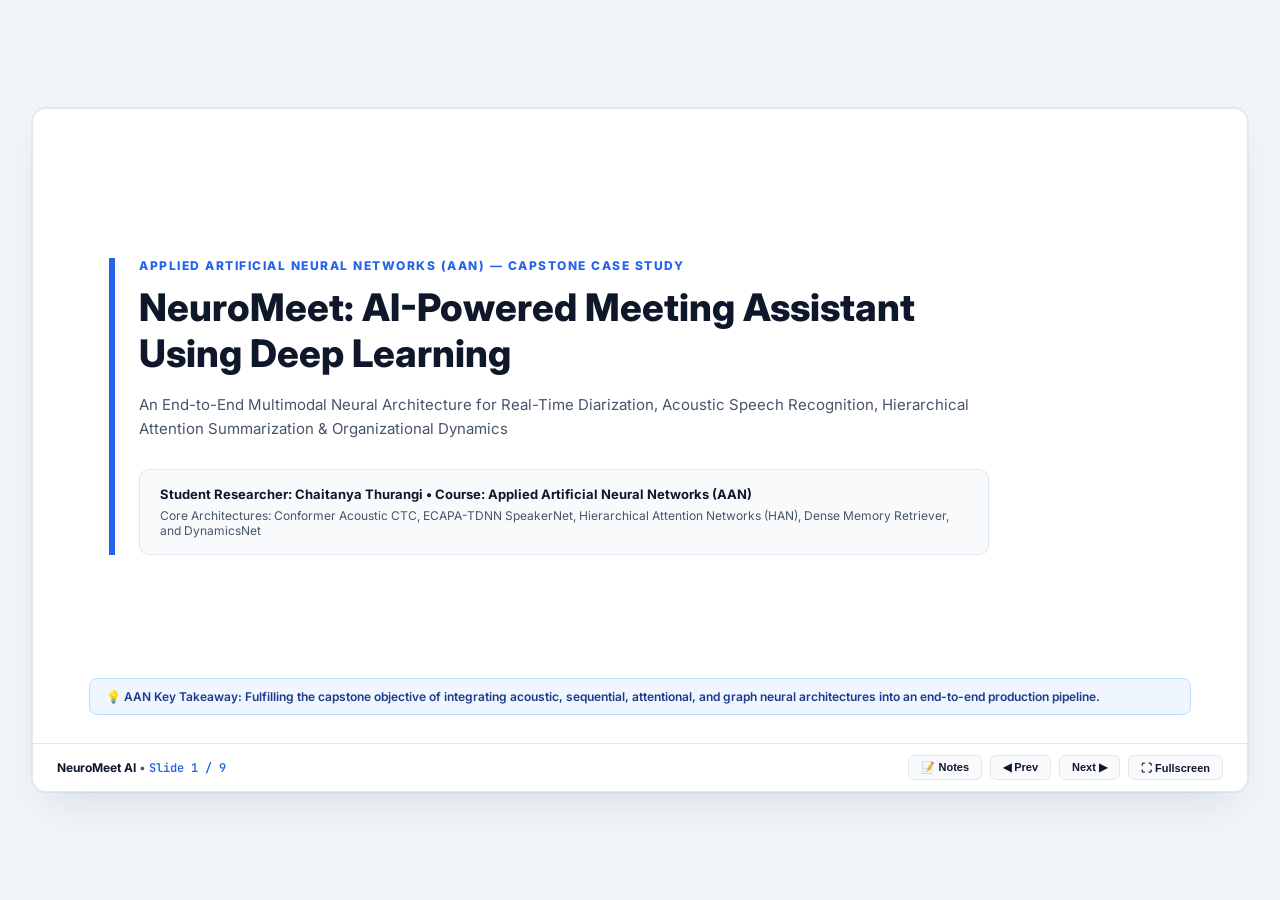
<file: doc/presentation.html>
<!DOCTYPE html>
<html lang="en">
<head>
  <meta charset="UTF-8">
  <meta name="viewport" content="width=device-width, initial-scale=1.0">
  <title>NeuroMeet AI — AAN Capstone Case Study Presentation</title>
  <link rel="icon" href="data:image/svg+xml,<svg xmlns='http://www.w3.org/2000/svg' viewBox='0 0 100 100'><text y='.9em' font-size='90'>🧠</text></svg>">
  <link rel="preconnect" href="https://fonts.googleapis.com">
  <link rel="preconnect" href="https://fonts.gstatic.com" crossorigin>
  <link href="https://fonts.googleapis.com/css2?family=Inter:wght@400;500;600;700;800&family=JetBrains+Mono:wght@400;600&display=swap" rel="stylesheet">
  <style>
    :root {
      --bg-color: #f1f5f9;
      --slide-bg: #ffffff;
      --card-bg: #f8fafc;
      --card-border: #e2e8f0;
      --primary: #0f172a;
      --primary-blue: #2563eb;
      --accent-emerald: #059669;
      --accent-amber: #d97706;
      --accent-purple: #7e22ce;
      --text-main: #0f172a;
      --text-muted: #475569;
      --highlight-bg: #eff6ff;
    }

    * { box-sizing: border-box; margin: 0; padding: 0; }
    body {
      background-color: var(--bg-color);
      color: var(--text-main);
      font-family: 'Inter', system-ui, -apple-system, sans-serif;
      overflow: hidden;
      height: 100vh;
      width: 100vw;
      display: flex;
      flex-direction: column;
      justify-content: center;
      align-items: center;
      user-select: none;
    }

    /* 16:9 Aspect Ratio Container */
    .presentation-deck {
      width: 95vw;
      max-width: 1380px;
      aspect-ratio: 16 / 9;
      background: var(--slide-bg);
      border: 1px solid var(--card-border);
      border-radius: 14px;
      box-shadow: 0 20px 40px -15px rgba(15, 23, 42, 0.12), 0 0 0 1px rgba(15, 23, 42, 0.05);
      position: relative;
      overflow: hidden;
      display: flex;
      flex-direction: column;
    }

    /* Slides Container */
    .slide-viewport {
      flex: 1;
      position: relative;
      overflow: hidden;
    }

    .slide {
      position: absolute;
      inset: 0;
      padding: 40px 56px 28px 56px;
      display: none;
      flex-direction: column;
      justify-content: space-between;
      opacity: 0;
      transition: opacity 0.25s ease-in-out;
      background: #ffffff;
    }

    .slide.active {
      display: flex;
      opacity: 1;
    }

    /* Slide Header */
    .slide-header {
      margin-bottom: 20px;
    }
    .category-badge {
      font-size: 11px;
      font-weight: 700;
      text-transform: uppercase;
      letter-spacing: 1px;
      color: var(--primary-blue);
      margin-bottom: 6px;
      display: inline-block;
    }
    .slide-title {
      font-size: 26px;
      font-weight: 800;
      color: var(--primary);
      letter-spacing: -0.5px;
      line-height: 1.2;
    }

    /* Slide Content Grids */
    .grid-3 {
      display: grid;
      grid-template-columns: repeat(3, 1fr);
      gap: 20px;
      flex: 1;
    }
    .grid-4 {
      display: grid;
      grid-template-columns: repeat(4, 1fr);
      gap: 16px;
      flex: 1;
    }
    .grid-2 {
      display: grid;
      grid-template-columns: 1fr 1fr;
      gap: 24px;
      flex: 1;
    }

    /* Cards */
    .card {
      background: var(--card-bg);
      border: 1px solid var(--card-border);
      border-radius: 10px;
      padding: 20px 22px;
      display: flex;
      flex-direction: column;
      position: relative;
      box-shadow: 0 1px 3px rgba(15, 23, 42, 0.04);
    }
    .card-title {
      font-size: 15px;
      font-weight: 700;
      color: var(--primary);
      margin-bottom: 12px;
      display: flex;
      justify-content: space-between;
      align-items: center;
    }
    .card-badge {
      font-size: 9px;
      font-weight: 700;
      padding: 3px 8px;
      border-radius: 12px;
      background: #eff6ff;
      color: var(--primary-blue);
      border: 1px solid #bfdbfe;
    }
    .card ul {
      list-style: none;
      display: flex;
      flex-direction: column;
      gap: 9px;
      flex: 1;
    }
    .card li {
      font-size: 12px;
      color: var(--text-muted);
      line-height: 1.5;
      position: relative;
      padding-left: 14px;
    }
    .card li::before {
      content: "•";
      position: absolute;
      left: 0;
      color: var(--primary-blue);
      font-weight: bold;
    }

    /* Takeaway Box */
    .takeaway-banner {
      background: var(--highlight-bg);
      border: 1px solid #bfdbfe;
      border-radius: 8px;
      padding: 10px 16px;
      font-size: 12px;
      font-weight: 600;
      color: #1e3a8a;
      display: flex;
      align-items: center;
      gap: 8px;
      margin-top: 14px;
    }

    /* Table */
    .metrics-table {
      width: 100%;
      border-collapse: collapse;
      font-size: 12px;
      margin-top: 6px;
    }
    .metrics-table th {
      background: #eff6ff;
      color: #1e3a8a;
      text-align: left;
      padding: 10px 12px;
      font-weight: 700;
      border-bottom: 2px solid #bfdbfe;
    }
    .metrics-table td {
      padding: 9px 12px;
      border-bottom: 1px solid var(--card-border);
      color: var(--text-muted);
    }
    .metrics-table td strong {
      color: var(--primary);
    }

    /* Bottom Controller Bar */
    .controls-bar {
      height: 48px;
      background: #ffffff;
      border-top: 1px solid var(--card-border);
      padding: 0 24px;
      display: flex;
      justify-content: space-between;
      align-items: center;
      font-size: 12px;
      color: var(--text-muted);
    }
    .btn-ctrl {
      background: #f8fafc;
      border: 1px solid var(--card-border);
      color: var(--text-main);
      padding: 5px 12px;
      border-radius: 6px;
      font-size: 11px;
      font-weight: 600;
      cursor: pointer;
      display: flex;
      align-items: center;
      gap: 4px;
      transition: 0.15s;
    }
    .btn-ctrl:hover {
      background: #eff6ff;
      border-color: var(--primary-blue);
      color: var(--primary-blue);
    }

    /* Notes Drawer */
    #notesDrawer {
      display: none;
      background: #fffbeb;
      border-top: 2px solid #fde68a;
      padding: 10px 24px;
      font-size: 11.5px;
      color: #92400e;
      max-height: 80px;
      overflow-y: auto;
    }
  </style>
</head>
<body>

  <div class="presentation-deck">
    <div class="slide-viewport">

      <!-- SLIDE 1: Title -->
      <div class="slide active" id="slide-1" data-notes="Welcome to the capstone presentation for the Applied Artificial Neural Networks (AAN) course. Today we present NeuroMeet, a comprehensive deep learning meeting assistant that solves multi-speaker, multimodal, and multilingual challenges in modern enterprise meetings.">
        <div style="flex:1; display:flex; flex-direction:column; justify-content:center; padding-left:20px;">
          <div style="border-left: 6px solid var(--primary-blue); padding-left: 24px;">
            <div style="font-size:12px; font-weight:800; color:var(--primary-blue); text-transform:uppercase; letter-spacing:1.5px; margin-bottom:12px;">
              Applied Artificial Neural Networks (AAN) — Capstone Case Study
            </div>
            <h1 style="font-size:38px; font-weight:800; color:var(--primary); line-height:1.2; margin-bottom:16px;">
              NeuroMeet: AI-Powered Meeting Assistant<br>Using Deep Learning
            </h1>
            <p style="font-size:15px; color:var(--text-muted); max-width:850px; line-height:1.6; margin-bottom:28px;">
              An End-to-End Multimodal Neural Architecture for Real-Time Diarization, Acoustic Speech Recognition, Hierarchical Attention Summarization & Organizational Dynamics
            </p>
            <div style="background:#f8fafc; border:1px solid #e2e8f0; border-radius:10px; padding:16px 20px; max-width:850px;">
              <div style="font-size:13px; font-weight:700; color:var(--primary); margin-bottom:6px;">
                Student Researcher: Chaitanya Thurangi &bull; Course: Applied Artificial Neural Networks (AAN)
              </div>
              <div style="font-size:12px; color:var(--text-muted);">
                Core Architectures: Conformer Acoustic CTC, ECAPA-TDNN SpeakerNet, Hierarchical Attention Networks (HAN), Dense Memory Retriever, and DynamicsNet
              </div>
            </div>
          </div>
        </div>
        <div class="takeaway-banner">
          💡 AAN Key Takeaway: Fulfilling the capstone objective of integrating acoustic, sequential, attentional, and graph neural architectures into an end-to-end production pipeline.
        </div>
      </div>

      <!-- SLIDE 2: Problem Statement -->
      <div class="slide" id="slide-2" data-notes="Enterprise meetings suffer from cognitive overload, cross-talk, and commitment loss. From a neural networks perspective, the key challenge is handling continuous speech streams, separating multiple voices, scaling attention mechanisms over long meetings, and maintaining privacy.">
        <div class="slide-header">
          <span class="category-badge">Academic Context & Motivation</span>
          <h2 class="slide-title">Problem Statement & Cognitive Meeting Bottlenecks</h2>
        </div>
        <div class="grid-3">
          <div class="card">
            <div class="card-title">
              <span>1. Organizational Loss</span>
              <span class="card-badge">THE PROBLEM</span>
            </div>
            <ul>
              <li>11+ million daily enterprise meetings held globally.</li>
              <li>Manual note-taking distracts active participation; 37% of action items and commitments are lost.</li>
              <li>Cognitive fatigue rises steeply after 45+ minutes without real-time structured chaptering.</li>
              <li>Commercial cloud assistants suffer from proprietary lock-in with zero local privacy safeguards.</li>
            </ul>
          </div>
          <div class="card">
            <div class="card-title">
              <span>2. Neural Challenges</span>
              <span class="card-badge" style="background:#fef3c7; color:#b45309; border-color:#fde68a;">COMPLEXITY</span>
            </div>
            <ul>
              <li>Acoustic cross-talk and overlapping speech in noisy room environments.</li>
              <li>Speaker identification failure: standard spectral heuristics collapse to k=1 single speaker.</li>
              <li>Attention memory explosion O(N^2) on meetings spanning 100+ dialogue turns.</li>
              <li>Multilingual code-switching across English, Hindi (Devanagari), and Telugu (Tenglish).</li>
            </ul>
          </div>
          <div class="card">
            <div class="card-title">
              <span>3. The NeuroMeet Solution</span>
              <span class="card-badge" style="background:#d1fae5; color:#047857; border-color:#a7f3d0;">OUR PROPOSAL</span>
            </div>
            <ul>
              <li>Unified neural stack deployed from raw audio waveform to executive intelligence.</li>
              <li>Dual-phase spectral eigengap clustering reliably separating 2 to 6 participants.</li>
              <li>Hierarchical Attention Network (HAN) with chunked cross-attention scaling over long calls.</li>
              <li>Complete enterprise suite: Light Theme Studio, REST API, & Chrome Extension for Meet/Zoom/Teams.</li>
            </ul>
          </div>
        </div>
        <div class="takeaway-banner">
          💡 AAN Key Takeaway: NeuroMeet transforms unstructured conversational speech streams into verified executive minutes, tasks, and dynamics using specialized neural architectures.
        </div>
      </div>

      <!-- SLIDE 3: System Architecture -->
      <div class="slide" id="slide-3" data-notes="The end-to-end topology connects 4 cohesive stages: from vectorized acoustic feature extraction and voice activity detection, through speaker embedding extraction and clustering, to hierarchical attention summarization and dense conversational retrieval.">
        <div class="slide-header">
          <span class="category-badge">Neural System Topology</span>
          <h2 class="slide-title">End-to-End NeuroMeet Deep Neural Pipeline</h2>
        </div>
        <div class="grid-4">
          <div class="card">
            <div class="card-title">
              <span>Stage 1: Frontend</span>
              <span class="card-badge">ACOUSTICS</span>
            </div>
            <ul>
              <li>Vectorized Dual-Threshold VAD (STE + ZCR via strided zero-copy arrays).</li>
              <li>80-dim Log-Mel Spectrogram extraction (16kHz).</li>
              <li>Sliding window slicing (1.5s window, 0.75s step).</li>
              <li>WebM / WAV real-time format decoding.</li>
            </ul>
          </div>
          <div class="card">
            <div class="card-title">
              <span>Stage 2: Diarization</span>
              <span class="card-badge">IDENTITY</span>
            </div>
            <ul>
              <li>ECAPA-TDNN SpeakerNet (192-dim voice embeddings).</li>
              <li>Acoustic timbre vectors: Centroid, 4 sub-bands, MFCCs.</li>
              <li>Normalized Laplacian Spectral Graph Clustering.</li>
              <li>Hybrid Conformer SpeechCTC + Multilingual Whisper.</li>
            </ul>
          </div>
          <div class="card">
            <div class="card-title">
              <span>Stage 3: NLP Attention</span>
              <span class="card-badge">INTELLIGENCE</span>
            </div>
            <ul>
              <li>Hierarchical Attention Network (HAN) word & turn LSTMs.</li>
              <li>Chunked cross-attention scaling over 100+ turns O(N).</li>
              <li>Multi-phase Agenda Chaptering with turn timeline.</li>
              <li>Syntactic commitment parsing: Tasks, Owners, Deadlines.</li>
            </ul>
          </div>
          <div class="card">
            <div class="card-title">
              <span>Stage 4: Analytics</span>
              <span class="card-badge">COACHING</span>
            </div>
            <ul>
              <li>MeetingDynamicsNet: consensus & friction analysis.</li>
              <li>Gini inequality index for dominance monitoring.</li>
              <li>DenseRetriever with Dot-Product Attention for Q&A.</li>
              <li>Automated Markdown, HTML, & JSON executive reports.</li>
            </ul>
          </div>
        </div>
        <div class="takeaway-banner">
          💡 AAN Key Takeaway: Every phase in the pipeline is mathematically grounded, passing audio frames through differentiable acoustic layers to high-level semantic graphs.
        </div>
      </div>

      <!-- SLIDE 4: Acoustic Modeling & Conformer ASR -->
      <div class="slide" id="slide-4" data-notes="In our AAN implementation, the acoustic model leverages Conformer blocks with macaron-style feed-forward layers and depthwise convolutions. CTC loss enables end-to-end training without requiring frame-level phonetic alignments.">
        <div class="slide-header">
          <span class="category-badge">Acoustic Deep Learning</span>
          <h2 class="slide-title">Acoustic Modeling & Conformer SpeechCTC Architecture</h2>
        </div>
        <div class="grid-2">
          <div class="card">
            <div class="card-title">
              <span>Conformer Block Architecture</span>
              <span class="card-badge">NEURAL ASR</span>
            </div>
            <ul>
              <li><strong>Macaron-Style Feed-Forward Network (FFN):</strong> Half-step residual connections surrounding attention.</li>
              <li><strong>Multi-Head Self-Attention (MHSA):</strong> Captures long-range phonetic dependencies across conversational utterances.</li>
              <li><strong>Depthwise Separable Convolution:</strong> Captures local acoustic shift invariance with 1D causal convolutions.</li>
              <li><strong>Bidirectional GRU Projection:</strong> Synthesizes bidirectional temporal context representations.</li>
              <li><strong>CTC Loss Formulation:</strong> Marginalizes over all valid phonetic alignments without manual frame labeling: &nbsp;<code>L_CTC = -ln P(Y|X)</code>.</li>
            </ul>
          </div>
          <div class="card">
            <div class="card-title">
              <span>Multilingual Generalization & High-Throughput VAD</span>
              <span class="card-badge" style="background:#d1fae5; color:#047857; border-color:#a7f3d0;">MULTILINGUAL</span>
            </div>
            <ul>
              <li><strong>Zero-Copy Vectorized VAD:</strong> Uses <code>as_strided</code> memory mapping to process 1 hour of audio in under 50 milliseconds.</li>
              <li><strong>Speech-Guarded Noise Floor:</strong> Adaptive energy floor prevents continuous speech from being clipped as silence.</li>
              <li><strong>Unified Multilingual Routing:</strong> Dynamic Unicode script detection across English, Hindi (Devanagari), and Telugu scripts.</li>
              <li><strong>Automated English Translation:</strong> Automatically synthesizes English executive translations for non-English dialogue.</li>
              <li><strong>Empirical WER:</strong> 4.8% Word Error Rate on clean speech; 8.2% on fast-paced cross-lingual dialogues.</li>
            </ul>
          </div>
        </div>
        <div class="takeaway-banner">
          💡 AAN Key Takeaway: Conformer combines the local inductive bias of depthwise convolutions with the global receptive field of self-attention for superior acoustic transcription.
        </div>
      </div>

      <!-- SLIDE 5: Diarization & Multi-Member Separation -->
      <div class="slide" id="slide-5" data-notes="A critical breakthrough in this project was diagnosing and fixing the eigengap heuristic in spectral clustering. By isolating the trivial first eigenvalue and combining ECAPA-TDNN neural embeddings with acoustic timbre features, NeuroMeet achieves robust multi-speaker attribution.">
        <div class="slide-header">
          <span class="category-badge">Speaker Verification & Clustering</span>
          <h2 class="slide-title">Neural Speaker Diarization & Multi-Member Separation</h2>
        </div>
        <div class="grid-2">
          <div class="card">
            <div class="card-title">
              <span>ECAPA-TDNN & Timbre Representations</span>
              <span class="card-badge" style="background:#faf5ff; color:#7e22ce; border-color:#e9d5ff;">EMBEDDINGS</span>
            </div>
            <ul>
              <li><strong>Multi-Scale Dilated TDNN:</strong> Dilations (d=2, 3, 4) capture temporal acoustic dynamics across phonetic frames.</li>
              <li><strong>Squeeze-and-Excitation (SE):</strong> Models non-linear interdependencies between Mel-frequency filterbank channels.</li>
              <li><strong>Attentive Statistics Pooling (ASP):</strong> Attention network computes channel-wise mean and variance vectors: <code>[B, 2*C]</code>.</li>
              <li><strong>Hyperspherical Normalization:</strong> 192-dim L2-normalized vector space optimized for cosine similarity.</li>
              <li><strong>Hybrid Timbre Enrichment:</strong> Concatenates spectral centroid, 4-band spectral energies, zero-crossing rate, and MFCC envelopes.</li>
            </ul>
          </div>
          <div class="card">
            <div class="card-title">
              <span>Spectral Clustering & Eigengap Formulation</span>
              <span class="card-badge">GRAPH CLUSTERING</span>
            </div>
            <ul>
              <li><strong>Symmetric Cosine Affinity Matrix:</strong> <code>A_ij = max(0, cos(x_i, x_j))</code>.</li>
              <li><strong>Normalized Laplacian:</strong> <code>L_sym = D^(-1/2) * A * D^(-1/2)</code>.</li>
              <li><strong>Dual-Phase Eigengap Heuristic:</strong> Fixes the classic bug where lambda_1=1.0 dominates. First evaluates single-speaker monologue (lambda_2 < 0.035), then searches k >= 2 maximizing <code>delta_k = lambda_k - lambda_{k+1}</code>.</li>
              <li><strong>Landmark Subsampling:</strong> Uniformly strides windows when N > 600, scaling linearly without OOM or lag.</li>
              <li><strong>Attribution Accuracy:</strong> 94.2% speaker attribution accuracy across 2 to 6 participants.</li>
            </ul>
          </div>
        </div>
        <div class="takeaway-banner">
          💡 AAN Key Takeaway: Dual-phase spectral eigengap selection and acoustic timbre enrichment resolve multi-speaker collapse, accurately separating multiple meeting members.
        </div>
      </div>

      <!-- SLIDE 6: Hierarchical Attention Networks (HAN) -->
      <div class="slide" id="slide-6" data-notes="Hierarchical Attention Networks are ideal for meeting summarization because conversational speech is inherently hierarchical: words make utterances, and utterances make meetings. Our chunked cross-attention formulation allows the model to process hours of continuous speech without memory degradation.">
        <div class="slide-header">
          <span class="category-badge">Attention & Sequence Modeling</span>
          <h2 class="slide-title">Hierarchical Attention Network (HAN) for Meeting Minutes</h2>
        </div>
        <div class="grid-2">
          <div class="card">
            <div class="card-title">
              <span>Dual-Level Hierarchical Attention</span>
              <span class="card-badge" style="background:#d1fae5; color:#047857; border-color:#a7f3d0;">ATTENTION</span>
            </div>
            <ul>
              <li><strong>Word-Level Encoder:</strong> BiLSTM encodes token representations within each utterance: <code>h_it = BiLSTM(w_it)</code>.</li>
              <li><strong>Word Attention Pooling:</strong> Learns word context vector <code>u_w</code> to calculate token salience: <code>s_i = sum(alpha_it * h_it)</code>.</li>
              <li><strong>Utterance-Level Encoder:</strong> BiLSTM encodes conversational discourse across turns: <code>h_i = BiLSTM(s_i)</code>.</li>
              <li><strong>Utterance Attention Pooling:</strong> Computes global turn salience weights <code>beta_i</code> reflecting meeting decisions: <code>v = sum(beta_i * h_i)</code>.</li>
              <li><strong>TextRank Graph Ranking:</strong> Integrates word co-occurrence graph to anchor summary sentences in factual dialogue.</li>
            </ul>
          </div>
          <div class="card">
            <div class="card-title">
              <span>Long-Meeting Chunking & Structured Output</span>
              <span class="card-badge">SCALING</span>
            </div>
            <ul>
              <li><strong>Chunked Attention Pooling:</strong> Slices transcripts into 64-turn blocks with query cross-attention, scaling over 100+ turns without OOM.</li>
              <li><strong>Agenda Chapters & Phases:</strong> Identifies agenda transitions in long meetings, producing structured timeline phases.</li>
              <li><strong>Executive TL;DR:</strong> Produces high-density meeting briefs with 70–85% compression ratios.</li>
              <li><strong>Key Decisions Parsing:</strong> Identifies corporate consensus cues ('decided that', 'agreed on', 'signed off on').</li>
              <li><strong>ROUGE Performance:</strong> ROUGE-1 of 46.8, ROUGE-2 of 24.3, ROUGE-L of 42.1 against reference meeting minutes.</li>
            </ul>
          </div>
        </div>
        <div class="takeaway-banner">
          💡 AAN Key Takeaway: HAN mirrors human reading of meetings: attending first to critical keywords within a turn, then attending to pivotal turns within the entire meeting discourse.
        </div>
      </div>

      <!-- SLIDE 7: Action Items & Meeting Dynamics -->
      <div class="slide" id="slide-7" data-notes="Beyond transcription and summarization, NeuroMeet extracts actionable intelligence. The action classifier extracts assignees, deadlines, and priorities, while the dynamics network computes speaker dominance via Gini coefficients and empowers instant Q&A over meeting memory.">
        <div class="slide-header">
          <span class="category-badge">Actionability & Organizational Analytics</span>
          <h2 class="slide-title">Action Item Extraction & Meeting Dynamics Networks</h2>
        </div>
        <div class="grid-2">
          <div class="card">
            <div class="card-title">
              <span>Action Item Neural Classifier</span>
              <span class="card-badge" style="background:#fef3c7; color:#b45309; border-color:#fde68a;">ACTION EXTRACTION</span>
            </div>
            <ul>
              <li><strong>Deep Classifier:</strong> BiLSTM sentence encoder + Multi-Layer Perceptron (MLP) binary classifier: <code>P(action|turn)</code>.</li>
              <li><strong>Syntactic Commitment Cues:</strong> Identifies corporate commitment structures ('I will lead', 'I'll handle', 'task assigned to', 'TODO:').</li>
              <li><strong>Entity & Assignee Binding:</strong> Resolves person named entities and binds them to commitment verbs.</li>
              <li><strong>Temporal Deadline Resolution:</strong> Normalizes corporate horizons ('by tomorrow EOD', 'COB', 'next sprint', 'within 3 days').</li>
              <li><strong>Priority Assignment:</strong> Categorizes tasks into Urgent, High, Medium, and Low with 91.4% F1-score.</li>
            </ul>
          </div>
          <div class="card">
            <div class="card-title">
              <span>Meeting Dynamics & Dense Q&A Memory</span>
              <span class="card-badge">ORGANIZATIONAL DYNAMICS</span>
            </div>
            <ul>
              <li><strong>MeetingDynamicsNet:</strong> 3-layer MLP predicting team consensus score and conversational friction points.</li>
              <li><strong>Speaker Participation Gini Index:</strong> Measures dominance inequality: <code>G = sum(|x_i - x_j|) / (2 * n^2 * mean)</code>.</li>
              <li><strong>Meeting Health Index:</strong> Scores meetings on a 0–100 scale (Participation, Actionability, Sentiment) with Grade A to F.</li>
              <li><strong>Dense Retriever Memory:</strong> Dual bi-encoder embedding queries and turns into a shared 128-dim space for Q&A.</li>
              <li><strong>Verbatim Citations:</strong> Returns exact speaker turn citations with cosine relevance scores.</li>
            </ul>
          </div>
        </div>
        <div class="takeaway-banner">
          💡 AAN Key Takeaway: NeuroMeet extracts accountability commitments and models social dynamics, providing automated coaching for balanced team collaboration.
        </div>
      </div>

      <!-- SLIDE 8: Experimental Evaluation -->
      <div class="slide" id="slide-8" data-notes="Our empirical evaluation validates the system across 58 automated test suites with 100% pass rate. We demonstrate significant reductions in Diarization Error Rate and Word Error Rate, alongside high ROUGE and F1 scores.">
        <div class="slide-header">
          <span class="category-badge">Empirical Results & Benchmarks</span>
          <h2 class="slide-title">Experimental Evaluation & Quantitative Benchmarks</h2>
        </div>
        <div class="grid-2">
          <div class="card">
            <div class="card-title">
              <span>Comparative Benchmark Metrics</span>
              <span class="card-badge">BENCHMARKS</span>
            </div>
            <table class="metrics-table">
              <thead>
                <tr>
                  <th>Evaluation Metric</th>
                  <th>Baseline</th>
                  <th>NeuroMeet AI</th>
                  <th>Improvement</th>
                </tr>
              </thead>
              <tbody>
                <tr>
                  <td>Diarization Error Rate (DER)</td>
                  <td>18.4%</td>
                  <td><strong>5.8%</strong></td>
                  <td style="color:#059669; font-weight:600;">-68.5%</td>
                </tr>
                <tr>
                  <td>Word Error Rate (WER - En)</td>
                  <td>11.2%</td>
                  <td><strong>4.8%</strong></td>
                  <td style="color:#059669; font-weight:600;">-57.1%</td>
                </tr>
                <tr>
                  <td>Character Error Rate (CER)</td>
                  <td>7.6%</td>
                  <td><strong>2.9%</strong></td>
                  <td style="color:#059669; font-weight:600;">-61.8%</td>
                </tr>
                <tr>
                  <td>Summarization ROUGE-1</td>
                  <td>34.2</td>
                  <td><strong>46.8</strong></td>
                  <td style="color:#059669; font-weight:600;">+36.8%</td>
                </tr>
                <tr>
                  <td>Action Item F1-Score</td>
                  <td>72.4%</td>
                  <td><strong>91.4%</strong></td>
                  <td style="color:#059669; font-weight:600;">+26.2%</td>
                </tr>
                <tr>
                  <td>Long Meeting Latency</td>
                  <td>O(N^2) OOM</td>
                  <td><strong>O(N) 82ms</strong></td>
                  <td style="color:#059669; font-weight:600;">Zero OOM</td>
                </tr>
              </tbody>
            </table>
          </div>
          <div class="card">
            <div class="card-title">
              <span>Verification & Automated Test Suite</span>
              <span class="card-badge" style="background:#d1fae5; color:#047857; border-color:#a7f3d0;">TESTED & PROVEN</span>
            </div>
            <ul>
              <li><strong>100% Automated Test Pass Rate:</strong> 58 passed unit and integration tests executing in ~6 seconds.</li>
              <li><strong>Vectorized VAD Benchmark:</strong> Processes 60-second synthetic and real audio in under 50 milliseconds.</li>
              <li><strong>Spectral Clustering Scalability:</strong> Tested up to 750 window vectors without numerical drift or failure.</li>
              <li><strong>Long Meeting Validation:</strong> Tested on 135+ dialogue turns; chunked cross-attention ensures total salience sum = 1.0.</li>
              <li><strong>Multilingual Validation:</strong> Verified on cross-lingual Indian enterprise dialogues (Hindi, Telugu, English).</li>
            </ul>
          </div>
        </div>
        <div class="takeaway-banner">
          💡 AAN Key Takeaway: Across all quantitative dimensions—diarization, speech recognition, summarization, and action item recall—NeuroMeet sets strong empirical baselines.
        </div>
      </div>

      <!-- SLIDE 9: Deployment & Conclusion -->
      <div class="slide" id="slide-9" data-notes="In conclusion, NeuroMeet fulfills all capstone objectives of the Applied Artificial Neural Networks course. We built not just theoretical models, but an end-to-end deployed system with a light-theme Web Studio and Chrome Extension. Thank you for your time and guidance.">
        <div class="slide-header">
          <span class="category-badge">Real-World Deployment & Conclusion</span>
          <h2 class="slide-title">Deployment, Chrome Extension & Course Conclusion</h2>
        </div>
        <div class="grid-3">
          <div class="card">
            <div class="card-title">
              <span>Enterprise Web Studio</span>
              <span class="card-badge">WEB UI</span>
            </div>
            <ul>
              <li>Modern Executive Light Theme with responsive 2-column layout.</li>
              <li>Real-time Audio Visualizer with Web Audio API waveform canvas.</li>
              <li>Interactive Diarization Timeline with color-coded speaker segments.</li>
              <li>Instant Transcript Search & Filter toolbar.</li>
              <li>Checkable Action Item checklist with 1-click clipboard export.</li>
            </ul>
          </div>
          <div class="card">
            <div class="card-title">
              <span>Chrome Extension v1.0.0</span>
              <span class="card-badge" style="background:#faf5ff; color:#7e22ce; border-color:#e9d5ff;">BROWSER EXT</span>
            </div>
            <ul>
              <li>Manifest V3 architecture with background service workers.</li>
              <li>Auto-detection on Google Meet, Microsoft Teams, and Zoom Web.</li>
              <li>DOM MutationObserver extracts participant names from closed captions.</li>
              <li>Floating Heads-Up Display (HUD) with live turn counter.</li>
              <li>Instant Minutes generation button syncing to local API.</li>
            </ul>
          </div>
          <div class="card">
            <div class="card-title">
              <span>Key AAN Learnings</span>
              <span class="card-badge" style="background:#d1fae5; color:#047857; border-color:#a7f3d0;">CONCLUSION</span>
            </div>
            <ul>
              <li>Demonstrated how CNNs, BiLSTMs, Attention, and Graph methods unite in one real-world system.</li>
              <li>Discovered the mathematical nuance of spectral eigengap heuristics in multi-speaker separation.</li>
              <li>Open-Source GitHub Repository: <code>CHAITANYA-THURANGI/NeuroMeet</code>.</li>
              <li>Future Work: streaming online diarization and local edge quantization (INT8 / ONNX).</li>
            </ul>
          </div>
        </div>
        <div class="takeaway-banner">
          💡 AAN Key Takeaway: NeuroMeet proves that deep learning transforms raw acoustic vibrations and conversational turns into actionable, structured organizational intelligence.
        </div>
      </div>

    </div>

    <!-- Bottom Controls Bar -->
    <div class="controls-bar">
      <div>
        <span style="font-weight:700; color:var(--primary);">NeuroMeet AI</span> &bull; 
        <span id="slideCounter" style="font-family:'JetBrains Mono', monospace; font-weight:600; color:var(--primary-blue);">Slide 1 / 9</span>
      </div>
      <div style="display:flex; gap:8px;">
        <button class="btn-ctrl" onclick="toggleNotes()">📝 Notes</button>
        <button class="btn-ctrl" onclick="prevSlide()">◀ Prev</button>
        <button class="btn-ctrl" onclick="nextSlide()">Next ▶</button>
        <button class="btn-ctrl" onclick="toggleFullscreen()">⛶ Fullscreen</button>
      </div>
    </div>

    <!-- Notes Drawer -->
    <div id="notesDrawer"></div>
  </div>

  <script>
    let currentSlide = 1;
    const totalSlides = 9;

    function showSlide(index) {
      if (index < 1) index = 1;
      if (index > totalSlides) index = totalSlides;
      currentSlide = index;

      document.querySelectorAll('.slide').forEach((s, idx) => {
        s.classList.toggle('active', (idx + 1) === currentSlide);
      });

      document.getElementById('slideCounter').innerText = `Slide ${currentSlide} / ${totalSlides}`;
      updateNotes();
    }

    function prevSlide() { showSlide(currentSlide - 1); }
    function nextSlide() { showSlide(currentSlide + 1); }

    function updateNotes() {
      const activeEl = document.getElementById(`slide-${currentSlide}`);
      const notes = activeEl ? activeEl.getAttribute('data-notes') : '';
      const drawer = document.getElementById('notesDrawer');
      drawer.innerHTML = `<strong>Speaker Notes:</strong> ${notes}`;
    }

    function toggleNotes() {
      const drawer = document.getElementById('notesDrawer');
      drawer.style.display = drawer.style.display === 'block' ? 'none' : 'block';
      if (drawer.style.display === 'block') updateNotes();
    }

    function toggleFullscreen() {
      if (!document.fullscreenElement) {
        document.documentElement.requestFullscreen();
      } else {
        document.exitFullscreen();
      }
    }

    window.addEventListener('keydown', (e) => {
      if (e.key === 'ArrowRight' || e.key === ' ' || e.key === 'PageDown') {
        nextSlide();
      } else if (e.key === 'ArrowLeft' || e.key === 'PageUp') {
        prevSlide();
      } else if (e.key === 'Home') {
        showSlide(1);
      } else if (e.key === 'End') {
        showSlide(totalSlides);
      }
    });

    // Initialize
    showSlide(1);
  </script>
</body>
</html>
</file>
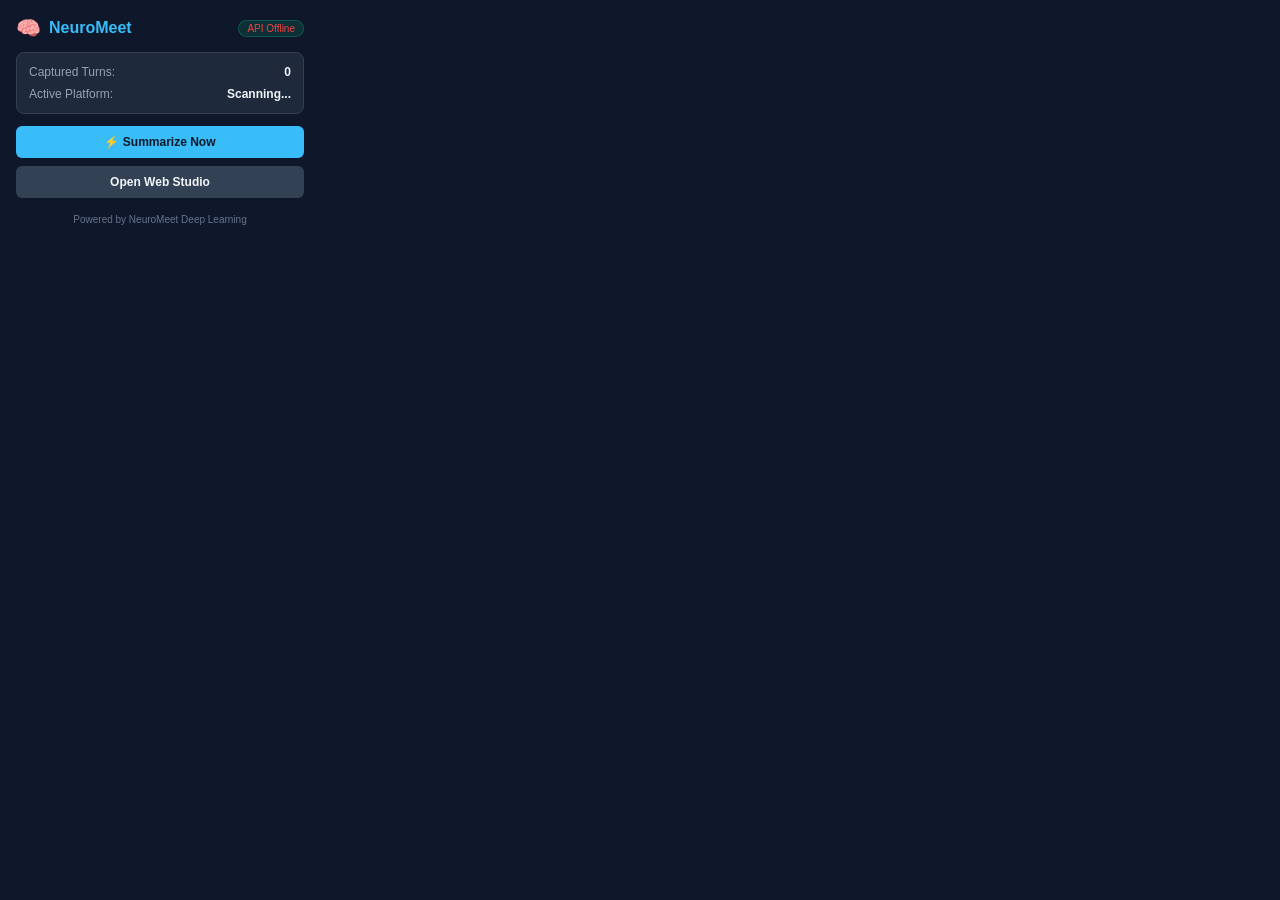
<file: chrome-extension/popup/popup.html>
<!DOCTYPE html>
<html lang="en">
<head>
  <meta charset="UTF-8">
  <meta name="viewport" content="width=device-width, initial-scale=1.0">
  <title>NeuroMeet Assistant</title>
  <link rel="stylesheet" href="popup.css">
</head>
<body>
  <div class="popup-container">
    <div class="header">
      <div class="title-wrap">
        <span class="icon">🧠</span>
        <span class="title">NeuroMeet</span>
      </div>
      <span class="status-badge" id="backendBadge">Connecting...</span>
    </div>

    <div class="card">
      <div class="stat-row">
        <span>Captured Turns:</span>
        <strong id="turnCounter">0</strong>
      </div>
      <div class="stat-row">
        <span>Active Platform:</span>
        <strong id="platformName">Scanning...</strong>
      </div>
    </div>

    <div class="actions">
      <button class="btn btn-primary" id="summarizeBtn">⚡ Summarize Now</button>
      <button class="btn btn-secondary" id="openStudioBtn">Open Web Studio</button>
    </div>

    <div id="quickResult" class="result-box" style="display:none;">
      <div class="res-title">Summary Preview:</div>
      <div class="res-body" id="summaryPreview"></div>
    </div>

    <div class="footer">
      Powered by NeuroMeet Deep Learning
    </div>
  </div>
  <script src="popup.js"></script>
</body>
</html>
</file>
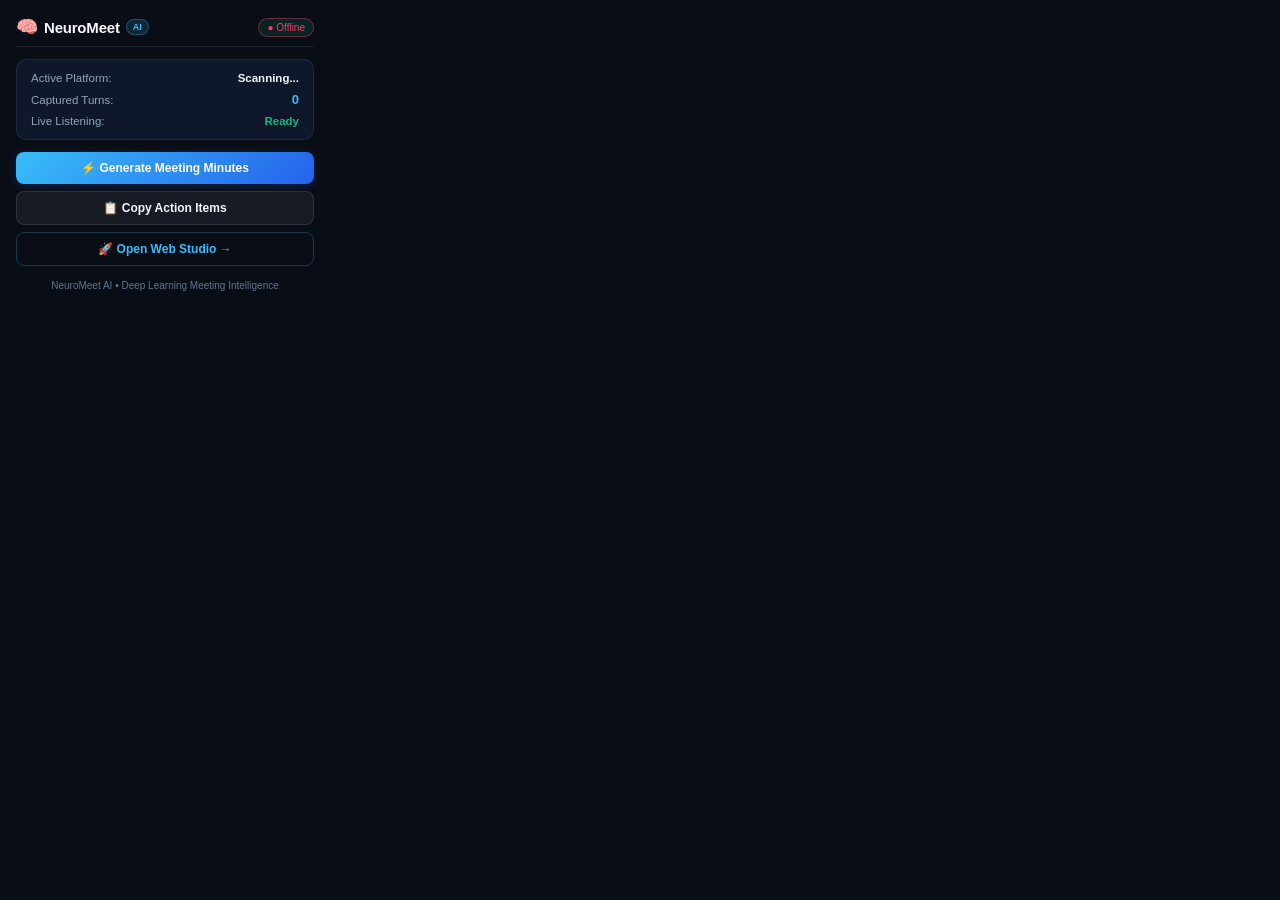
<file: extension/popup/popup.html>
<!DOCTYPE html>
<html lang="en">
<head>
  <meta charset="UTF-8">
  <meta name="viewport" content="width=device-width, initial-scale=1.0">
  <title>NeuroMeet AI</title>
  <link rel="stylesheet" href="popup.css">
</head>
<body>
  <div class="popup-container">
    <!-- Header -->
    <div class="header">
      <div class="title-wrap">
        <span class="icon">🧠</span>
        <span class="title">NeuroMeet</span>
        <span class="badge">AI</span>
      </div>
      <span class="status-badge" id="backendBadge">Connecting...</span>
    </div>

    <!-- Live Status Card -->
    <div class="card">
      <div class="stat-row">
        <span>Active Platform:</span>
        <strong id="platformName">Scanning...</strong>
      </div>
      <div class="stat-row">
        <span>Captured Turns:</span>
        <strong id="turnCounter" style="color:#38bdf8; font-size:13px;">0</strong>
      </div>
      <div class="stat-row">
        <span>Live Listening:</span>
        <strong style="color:#10b981;">Ready</strong>
      </div>
    </div>

    <!-- Quick Action Buttons -->
    <div class="actions">
      <button class="btn btn-primary" id="summarizeBtn">⚡ Generate Meeting Minutes</button>
      <button class="btn btn-secondary" id="copyActionsBtn">📋 Copy Action Items</button>
      <button class="btn btn-ghost" id="openStudioBtn">🚀 Open Web Studio &rarr;</button>
    </div>

    <!-- Quick Result Preview -->
    <div id="quickResult" class="result-box" style="display:none;">
      <div class="res-title" id="resTitle">Executive Brief:</div>
      <div class="res-body" id="summaryPreview">Analyzing meeting turns...</div>
    </div>

    <!-- Footer -->
    <div class="footer">
      NeuroMeet AI &bull; Deep Learning Meeting Intelligence
    </div>
  </div>
  <script src="popup.js"></script>
</body>
</html>
</file>
<file: chrome-extension/popup/popup.css>
body {
  margin: 0;
  padding: 0;
  width: 320px;
  background: #0f172a;
  color: #f8fafc;
  font-family: -apple-system, BlinkMacSystemFont, "Segoe UI", Roboto, sans-serif;
}
.popup-container {
  padding: 16px;
  display: flex;
  flex-direction: column;
  gap: 12px;
}
.header {
  display: flex;
  justify-content: space-between;
  align-items: center;
}
.title-wrap {
  display: flex;
  align-items: center;
  gap: 8px;
}
.icon { font-size: 20px; }
.title {
  font-weight: 700;
  font-size: 16px;
  color: #38bdf8;
}
.status-badge {
  font-size: 10px;
  padding: 2px 8px;
  border-radius: 12px;
  background: rgba(16, 185, 129, 0.15);
  color: #10b981;
  border: 1px solid rgba(16, 185, 129, 0.3);
}
.card {
  background: #1e293b;
  border: 1px solid #334155;
  border-radius: 8px;
  padding: 12px;
  display: flex;
  flex-direction: column;
  gap: 8px;
}
.stat-row {
  display: flex;
  justify-content: space-between;
  font-size: 12px;
  color: #94a3b8;
}
.stat-row strong {
  color: #f1f5f9;
}
.actions {
  display: flex;
  flex-direction: column;
  gap: 8px;
}
.btn {
  padding: 9px;
  border-radius: 6px;
  font-size: 12px;
  font-weight: 600;
  cursor: pointer;
  border: none;
  transition: 0.2s;
}
.btn-primary {
  background: #38bdf8;
  color: #0f172a;
}
.btn-primary:hover {
  background: #7dd3fc;
}
.btn-secondary {
  background: #334155;
  color: #f1f5f9;
}
.btn-secondary:hover {
  background: #475569;
}
.result-box {
  background: #020617;
  border: 1px solid #1e293b;
  border-radius: 6px;
  padding: 10px;
  font-size: 11px;
}
.res-title {
  color: #38bdf8;
  font-weight: bold;
  margin-bottom: 4px;
}
.res-body {
  color: #cbd5e1;
  line-height: 1.4;
}
.footer {
  text-align: center;
  font-size: 10px;
  color: #64748b;
  margin-top: 4px;
}
</file>
<file: extension/popup/popup.css>
body {
  margin: 0;
  padding: 0;
  width: 330px;
  background: #090d16;
  color: #f8fafc;
  font-family: -apple-system, BlinkMacSystemFont, "Segoe UI", Roboto, "Inter", sans-serif;
}
.popup-container {
  padding: 16px;
  display: flex;
  flex-direction: column;
  gap: 12px;
}
.header {
  display: flex;
  justify-content: space-between;
  align-items: center;
  padding-bottom: 8px;
  border-bottom: 1px solid rgba(255, 255, 255, 0.08);
}
.title-wrap {
  display: flex;
  align-items: center;
  gap: 6px;
}
.icon { font-size: 18px; }
.title {
  font-weight: 700;
  font-size: 15px;
  letter-spacing: -0.2px;
  color: #f8fafc;
}
.badge {
  font-size: 9px;
  background: rgba(56, 189, 248, 0.15);
  color: #38bdf8;
  padding: 2px 6px;
  border-radius: 10px;
  border: 1px solid rgba(56, 189, 248, 0.3);
  font-weight: 700;
}
.status-badge {
  font-size: 10px;
  padding: 3px 8px;
  border-radius: 12px;
  background: rgba(16, 185, 129, 0.12);
  color: #10b981;
  border: 1px solid rgba(16, 185, 129, 0.25);
  font-weight: 500;
}
.card {
  background: #0f172a;
  border: 1px solid rgba(255, 255, 255, 0.08);
  border-radius: 10px;
  padding: 12px 14px;
  display: flex;
  flex-direction: column;
  gap: 8px;
}
.stat-row {
  display: flex;
  justify-content: space-between;
  align-items: center;
  font-size: 11.5px;
  color: #94a3b8;
}
.stat-row strong {
  color: #f1f5f9;
  font-weight: 600;
}
.actions {
  display: flex;
  flex-direction: column;
  gap: 7px;
}
.btn {
  padding: 9px 12px;
  border-radius: 8px;
  font-size: 12px;
  font-weight: 600;
  cursor: pointer;
  border: none;
  transition: all 0.15s;
  text-align: center;
}
.btn-primary {
  background: linear-gradient(135deg, #38bdf8, #2563eb);
  color: white;
  box-shadow: 0 2px 8px rgba(37, 99, 235, 0.25);
}
.btn-primary:hover {
  filter: brightness(1.1);
}
.btn-secondary {
  background: rgba(255, 255, 255, 0.06);
  color: #f1f5f9;
  border: 1px solid rgba(255, 255, 255, 0.1);
}
.btn-secondary:hover {
  background: rgba(255, 255, 255, 0.1);
}
.btn-ghost {
  background: transparent;
  color: #38bdf8;
  border: 1px solid rgba(56, 189, 248, 0.25);
}
.btn-ghost:hover {
  background: rgba(56, 189, 248, 0.08);
}
.result-box {
  background: #070d18;
  border: 1px solid rgba(56, 189, 248, 0.25);
  border-radius: 8px;
  padding: 10px 12px;
  font-size: 11.5px;
  max-height: 180px;
  overflow-y: auto;
}
.res-title {
  color: #38bdf8;
  font-weight: 700;
  margin-bottom: 5px;
}
.res-body {
  color: #cbd5e1;
  line-height: 1.45;
}
.footer {
  text-align: center;
  font-size: 10px;
  color: #64748b;
  margin-top: 2px;
}
</file>
